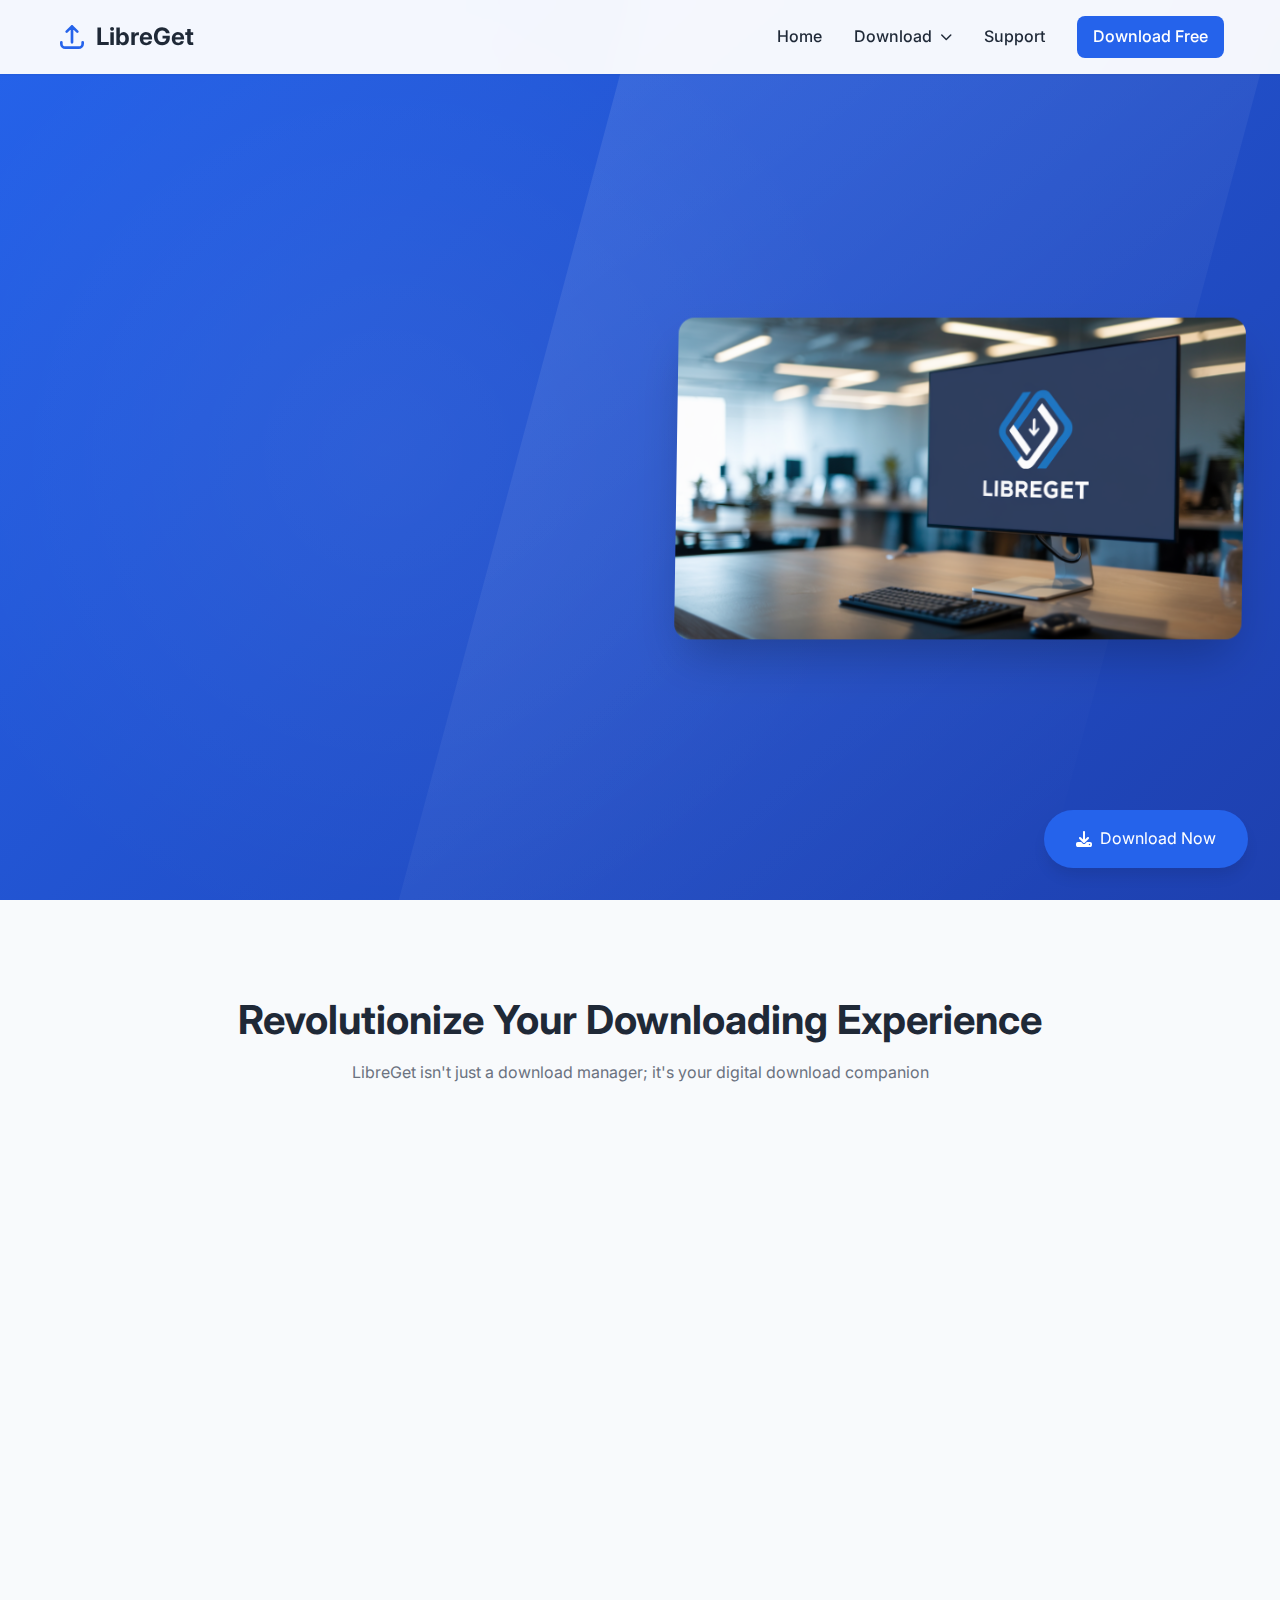
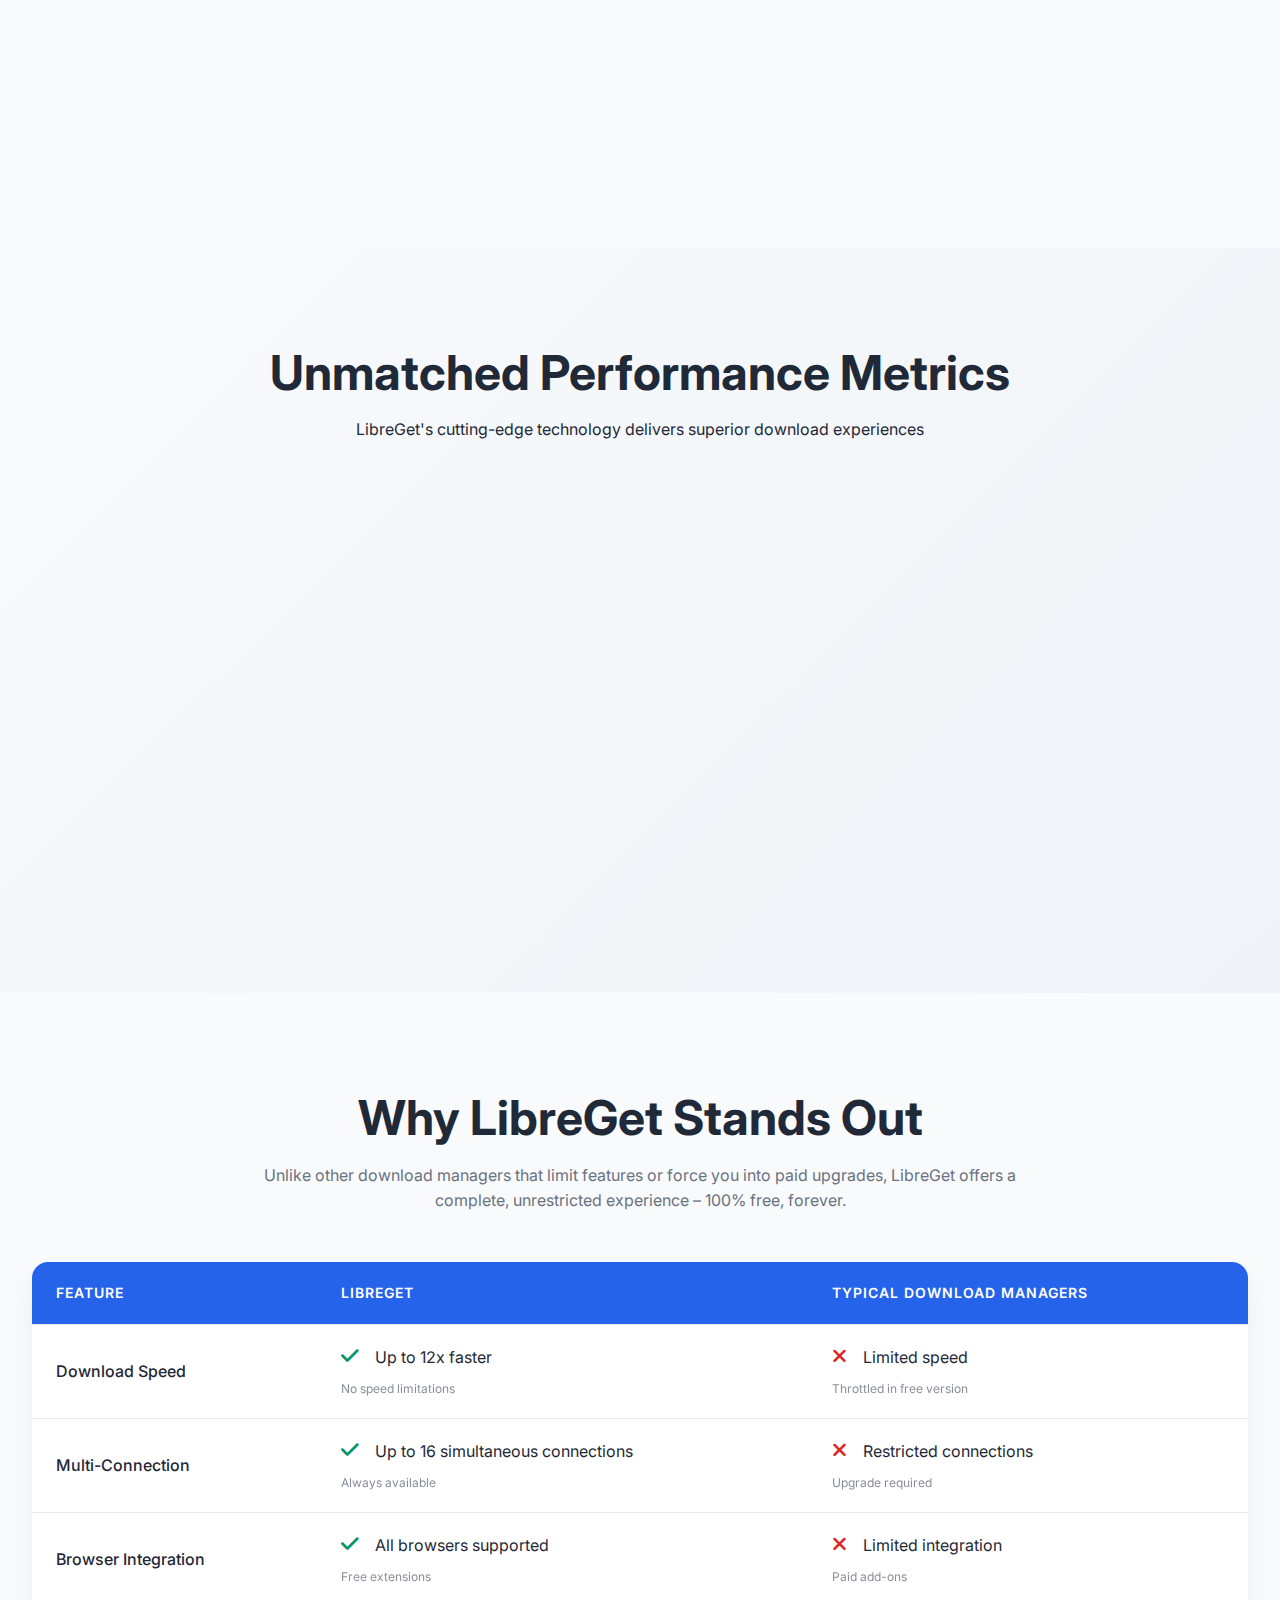
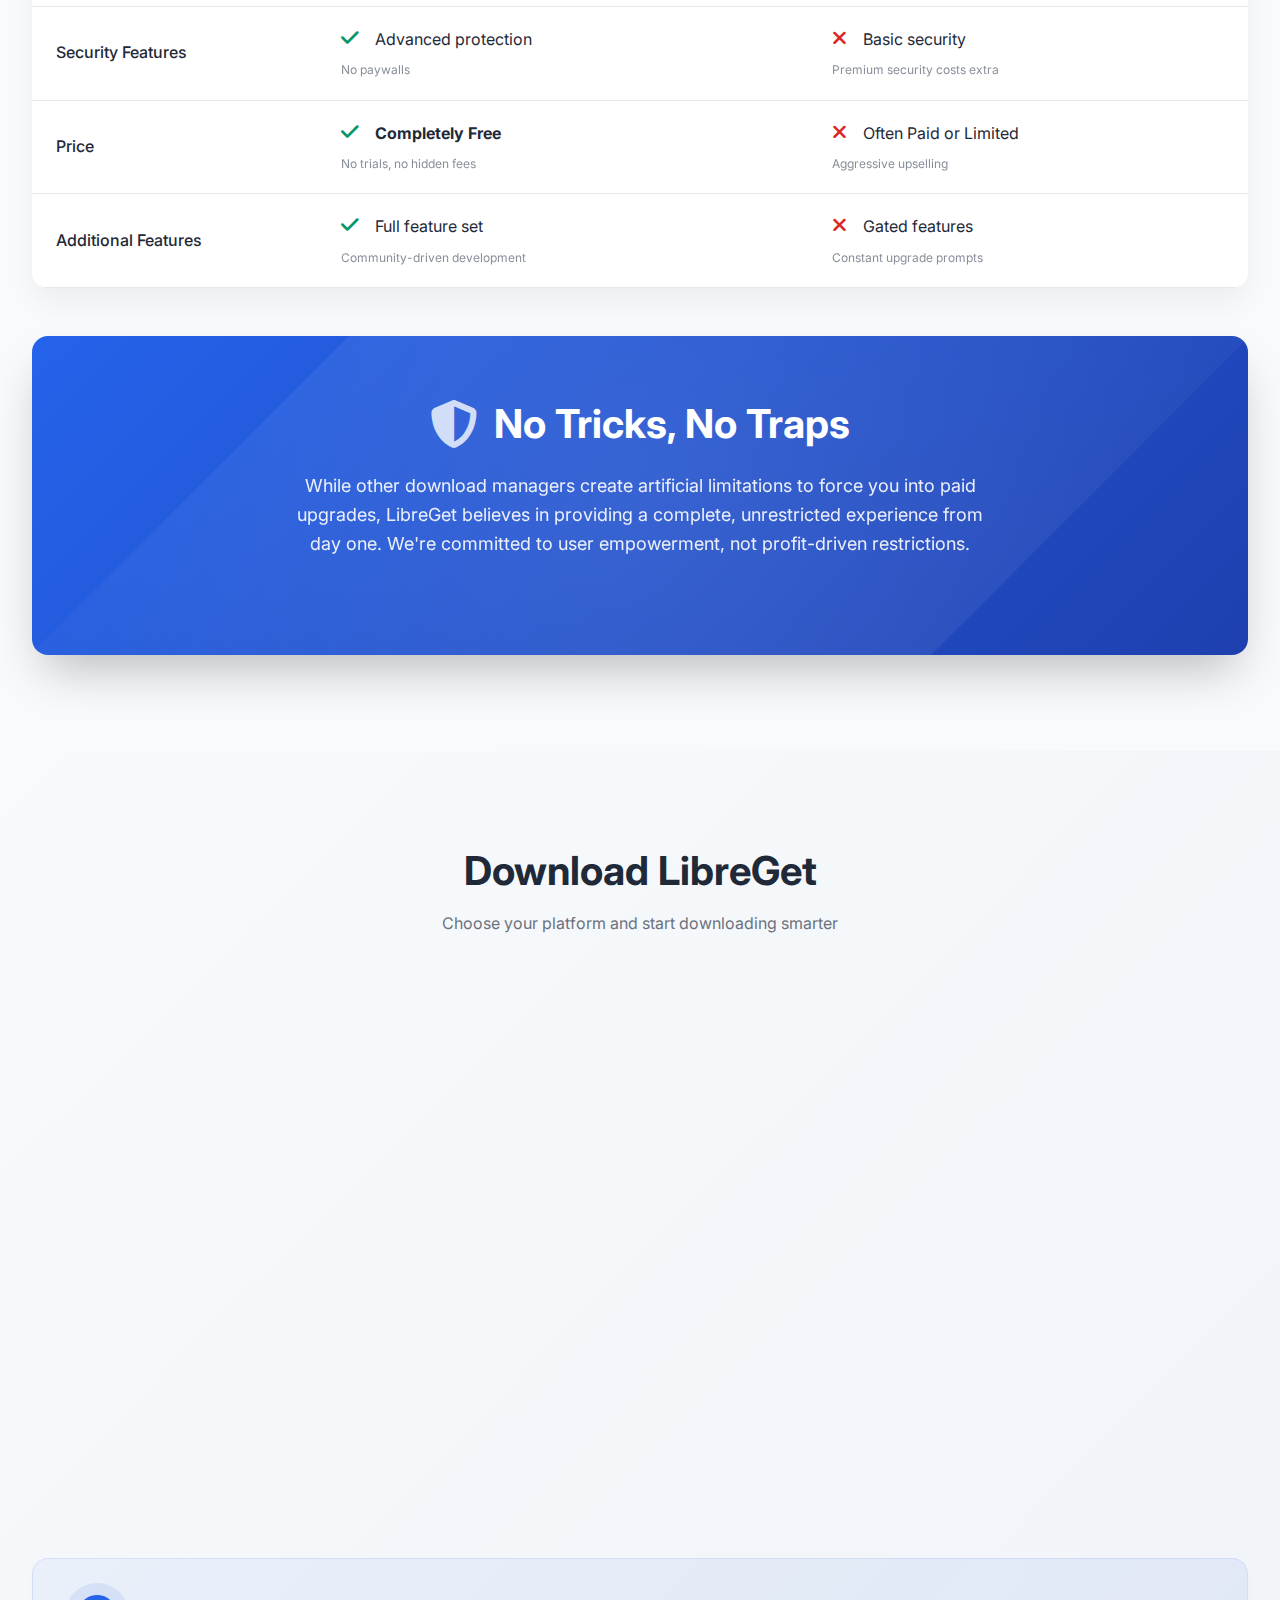
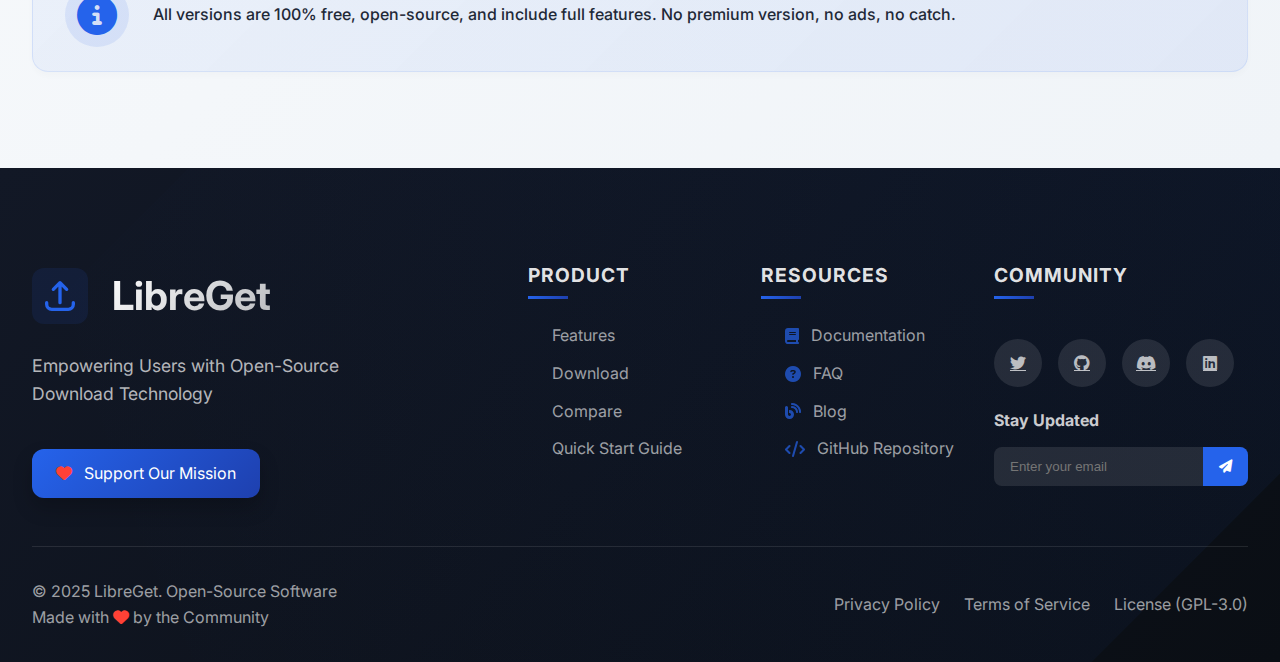
<file: index.html>
<!DOCTYPE html>
<html lang="en">
<head>
    <meta charset="UTF-8">
    <meta name="viewport" content="width=device-width, initial-scale=1.0">
    <meta name="description" content="LibreGet - The fastest free download manager for Windows, Mac, and Linux">
    <title>LibreGet - Lightning Fast Download Manager</title>
    <link rel="stylesheet" href="https://cdnjs.cloudflare.com/ajax/libs/font-awesome/6.4.0/css/all.min.css">
    <link rel="stylesheet" href="https://fonts.googleapis.com/css2?family=Inter:wght@400;500;600;700&display=swap">
    <link rel="stylesheet" href="assets/css/styles.css">
</head>
<body>
    <!-- Floating Download Button -->
    <div class="floating-download">
        <a href="#download" class="pulse-button">
            <i class="fas fa-download"></i> Download Now
        </a>
    </div>
    
    <!-- Navigation -->
    <nav class="navbar">
        <div class="nav-container">
            <div class="logo">
                <svg class="logo-icon" viewBox="0 0 24 24" fill="none" stroke="currentColor">
                    <path stroke-linecap="round" stroke-linejoin="round" stroke-width="2" d="M4 16v1a3 3 0 003 3h10a3 3 0 003-3v-1m-4-8l-4-4m0 0L8 8m4-4v12"/>
                </svg>
                <span class="logo-text">LibreGet</span>
            </div>
            <div class="nav-links">
                <a href="index.html">Home</a>
                <div class="dropdown">
                    <a href="#" class="dropbtn">Download 
                        <i class="fas fa-chevron-down"></i>
                    </a>
                    <div class="dropdown-content">
                        <a href="download/windows.html">
                            <i class="fab fa-windows"></i> Windows
                        </a>
                        <a href="download/mac.html">
                            <i class="fab fa-apple"></i> macOS
                        </a>
                        <a href="download/linux.html">
                            <i class="fab fa-linux"></i> Linux
                        </a>
                    </div>
                </div>
                <a href="support.html">Support</a>
                <a href="#download" class="nav-download-btn">Download Free</a>
            </div>
            <button class="mobile-menu-btn">
                <span></span>
                <span></span>
                <span></span>
            </button>
        </div>
    </nav>

    <!-- Hero Section -->
    <section class="hero">
        <div class="hero-content">
            <div class="hero-text animate-fade-in">
                <h1>Download Smarter, <br>Not Harder</h1>
                <p class="hero-subtitle">Revolutionize your downloading experience with LibreGet's lightning-fast, secure, and intelligent download management</p>
                
                <div class="hero-cta-group">
                    <button class="download-btn primary hero-main-cta">
                        <i class="fas fa-download"></i>
                        <span>
                            <strong>Download Now</strong>
                            <small id="platform-text">Detecting your platform...</small>
                        </span>
                    </button>
                    <button class="download-btn secondary hero-secondary-cta">
                        <i class="fas fa-play-circle"></i>
                        <span>
                            <strong>Watch Demo</strong>
                            <small>See LibreGet in Action</small>
                        </span>
                    </button>
                </div>
            
                <div class="hero-badges">
                    <span class="badge">
                        <i class="fas fa-bolt"></i> Lightning Fast
                    </span>
                    <span class="badge">
                        <i class="fas fa-lock"></i> Secure
                    </span>
                    <span class="badge">
                        <i class="fas fa-gift"></i> Free Forever
                    </span>
                </div>
            </div>

            <div class="hero-visual">
                <img src="assets/images/hero-dashboard.png" alt="LibreGet Dashboard" class="hero-image">
            </div>
        </div>
    </section>

    <!-- Features Section -->
    <section id="features" class="features">
        <div class="features-container">
            <!-- Section Header -->
            <div class="section-header">
                <h2 class="section-title">Revolutionize Your Downloading Experience</h2>
                <p class="section-subtitle">LibreGet isn't just a download manager; it's your digital download companion</p>
            </div>

            <!-- Features Grid -->
            <div class="features-grid">
                <!-- Feature Card: Speed -->
                <div class="feature-card feature-speed animate-on-scroll">
                    <div class="feature-icon-wrapper">
                        <div class="feature-icon">
                            <i class="fas fa-bolt"></i>
                        </div>
                    </div>
                    <h3>Lightning Fast Speed</h3>
                    <p>Advanced multi-connection technology that maximizes your bandwidth potential</p>
                    <ul class="feature-highlights">
                        <li>
                            <i class="fas fa-check-circle"></i>
                            Up to 12x faster than standard downloads
                        </li>
                        <li>
                            <i class="fas fa-check-circle"></i>
                            Intelligent server selection
                        </li>
                        <li>
                            <i class="fas fa-check-circle"></i>
                            Adaptive download acceleration
                        </li>
                    </ul>
                    <div class="feature-cta">
                        <a href="#" class="feature-learn-more">Learn More</a>
                    </div>
                </div>

                <!-- Feature Card: Security -->
                <div class="feature-card feature-security animate-on-scroll">
                    <div class="feature-icon-wrapper">
                        <div class="feature-icon">
                            <i class="fas fa-shield-alt"></i>
                        </div>
                    </div>
                    <h3>Uncompromising Security</h3>
                    <p>Protect your downloads with state-of-the-art security features</p>
                    <ul class="feature-highlights">
                        <li>
                            <i class="fas fa-check-circle"></i>
                            Real-time virus scanning
                        </li>
                        <li>
                            <i class="fas fa-check-circle"></i>
                            Secure HTTPS downloads
                        </li>
                        <li>
                            <i class="fas fa-check-circle"></i>
                            Download integrity verification
                        </li>
                    </ul>
                    <div class="feature-cta">
                        <a href="#" class="feature-learn-more">Explore Security</a>
                    </div>
                </div>

                <!-- Feature Card: Smart Management -->
                <div class="feature-card feature-smart animate-on-scroll">
                    <div class="feature-icon-wrapper">
                        <div class="feature-icon">
                            <i class="fas fa-brain"></i>
                        </div>
                    </div>
                    <h3>Intelligent Management</h3>
                    <p>Smart features that simplify and optimize your download workflow</p>
                    <ul class="feature-highlights">
                        <li>
                            <i class="fas fa-check-circle"></i>
                            Automatic file categorization
                        </li>
                        <li>
                            <i class="fas fa-check-circle"></i>
                            Bandwidth throttling control
                        </li>
                        <li>
                            <i class="fas fa-check-circle"></i>
                            Scheduled downloads
                        </li>
                    </ul>
                    <div class="feature-cta">
                        <a href="#" class="feature-learn-more">See Smart Features</a>
                    </div>
                </div>

                <!-- Feature Card: Integration -->
                <div class="feature-card feature-integration animate-on-scroll">
                    <div class="feature-icon-wrapper">
                        <div class="feature-icon">
                            <i class="fas fa-puzzle-piece"></i>
                        </div>
                    </div>
                    <h3>Seamless Integration</h3>
                    <p>Works perfectly with your favorite browsers and applications</p>
                    <ul class="feature-highlights">
                        <li>
                            <i class="fas fa-check-circle"></i>
                            Browser extension support
                        </li>
                        <li>
                            <i class="fas fa-check-circle"></i>
                            One-click download capture
                        </li>
                        <li>
                            <i class="fas fa-check-circle"></i>
                            Cross-platform compatibility
                        </li>
                    </ul>
                    <div class="feature-cta">
                        <a href="#" class="feature-learn-more">Integration Details</a>
                    </div>
                </div>
            </div>
        </div>
    </section>

    <!-- Performance Section -->
    <section id="performance" class="performance">
        <div class="performance-container">
            <div class="section-header">
                <h2>Unmatched Performance Metrics</h2>
                <p>LibreGet's cutting-edge technology delivers superior download experiences</p>
            </div>
    
            <div class="performance-grid">
                <div class="performance-card animate-on-scroll">
                    <div class="performance-icon">
                        <i class="fas fa-tachometer-alt"></i>
                    </div>
                    <div class="performance-metric">
                        <span class="performance-number" data-target="12">0</span>
                        <span class="performance-label">x Faster Downloads</span>
                    </div>
                    <p class="performance-description">
                        Advanced multi-connection technology maximizes your bandwidth potential, significantly reducing download times.
                    </p>
                </div>
    
                <div class="performance-card animate-on-scroll">
                    <div class="performance-icon">
                        <i class="fas fa-check-circle"></i>
                    </div>
                    <div class="performance-metric">
                        <span class="performance-number" data-target="99.9">0</span>
                        <span class="performance-label">% Completion Rate</span>
                    </div>
                    <p class="performance-description">
                        Intelligent resuming and error recovery ensure almost perfect download success rates.
                    </p>
                </div>
    
                <div class="performance-card animate-on-scroll">
                    <div class="performance-icon">
                        <i class="fas fa-stopwatch"></i>
                    </div>
                    <div class="performance-metric">
                        <span class="performance-number" data-target="0.1">0</span>
                        <span class="performance-label">s Start Time</span>
                    </div>
                    <p class="performance-description">
                        Near-instantaneous download initiation with minimal system overhead.
                    </p>
                </div>
            </div>
        </div>
    </section>

    <!-- Comparison Section -->
    <section id="comparison" class="comparison">
        <div class="comparison-container">
            <h2 class="section-title">Why LibreGet Stands Out</h2>
            <p class="section-subtitle">
                Unlike other download managers that limit features or force you into paid upgrades, 
                LibreGet offers a complete, unrestricted experience – 100% free, forever.
            </p>
    
            <div class="comparison-table-wrapper">
                <table class="comparison-table">
                    <thead>
                        <tr>
                            <th>Feature</th>
                            <th>LibreGet</th>
                            <th>Typical Download Managers</th>
                        </tr>
                    </thead>
                    <tbody>
                        <tr>
                            <td>Download Speed</td>
                            <td>
                                <i class="fas fa-check"></i> Up to 12x faster
                                <small class="feature-note">No speed limitations</small>
                            </td>
                            <td>
                                <i class="fas fa-times"></i> Limited speed
                                <small class="feature-note">Throttled in free version</small>
                            </td>
                        </tr>
                        <tr>
                            <td>Multi-Connection</td>
                            <td>
                                <i class="fas fa-check"></i> Up to 16 simultaneous connections
                                <small class="feature-note">Always available</small>
                            </td>
                            <td>
                                <i class="fas fa-times"></i> Restricted connections
                                <small class="feature-note">Upgrade required</small>
                            </td>
                        </tr>
                        <tr>
                            <td>Browser Integration</td>
                            <td>
                                <i class="fas fa-check"></i> All browsers supported
                                <small class="feature-note">Free extensions</small>
                            </td>
                            <td>
                                <i class="fas fa-times"></i> Limited integration
                                <small class="feature-note">Paid add-ons</small>
                            </td>
                        </tr>
                        <tr>
                            <td>Security Features</td>
                            <td>
                                <i class="fas fa-check"></i> Advanced protection
                                <small class="feature-note">No paywalls</small>
                            </td>
                            <td>
                                <i class="fas fa-times"></i> Basic security
                                <small class="feature-note">Premium security costs extra</small>
                            </td>
                        </tr>
                        <tr>
                            <td>Price</td>
                            <td>
                                <i class="fas fa-check"></i> 
                                <strong>Completely Free</strong>
                                <small class="feature-note">No trials, no hidden fees</small>
                            </td>
                            <td>
                                <i class="fas fa-times"></i> 
                                Often Paid or Limited
                                <small class="feature-note">Aggressive upselling</small>
                            </td>
                        </tr>
                        <tr>
                            <td>Additional Features</td>
                            <td>
                                <i class="fas fa-check"></i> Full feature set
                                <small class="feature-note">Community-driven development</small>
                            </td>
                            <td>
                                <i class="fas fa-times"></i> Gated features
                                <small class="feature-note">Constant upgrade prompts</small>
                            </td>
                        </tr>
                    </tbody>
                </table>
            </div>
    
            <div class="comparison-callout">
                <div class="callout-content">
                    <h3>
                        <i class="fas fa-shield-alt"></i> 
                        No Tricks, No Traps
                    </h3>
                    <p>
                        While other download managers create artificial limitations to force you into paid upgrades, 
                        LibreGet believes in providing a complete, unrestricted experience from day one. 
                        We're committed to user empowerment, not profit-driven restrictions.
                    </p>
                </div>
            </div>
        </div>
    </section>

    <!-- Download Section -->
    <section id="download" class="download enhanced">
        <div class="download-container">
            <div class="section-header">
                <h2>Download LibreGet</h2>
                <p>Choose your platform and start downloading smarter</p>
            </div>
    
            <div class="download-platforms">
                <!-- Windows Download Card -->
                <div class="platform-card windows animate-on-scroll">
                    <div class="platform-header">
                        <i class="fab fa-windows platform-icon"></i>
                        <h3>Windows</h3>
                    </div>
                    <div class="platform-details">
                        <ul>
                            <li>Windows 7 and above</li>
                            <li>64-bit Support</li>
                            <li>Installer & Portable Versions</li>
                            <li>Minimal System Overhead</li>
                        </ul>
                    </div>
                    <div class="platform-version-info">
                        <span class="version-badge">v2.1.0</span>
                        <span class="file-size">12.5 MB</span>
                    </div>
                    <button class="platform-download-btn" 
                            data-platform="windows" 
                            data-version="2.1.0" 
                            data-url="download/windows.html">
                        <span>
                            <i class="fas fa-download"></i>
                            <strong>Download for Windows</strong>
                            <small>Recommended Version</small>
                        </span>
                    </button>
                </div>
    
                <!-- macOS Download Card -->
                <div class="platform-card mac animate-on-scroll">
                    <div class="platform-header">
                        <i class="fab fa-apple platform-icon"></i>
                        <h3>macOS</h3>
                    </div>
                    <div class="platform-details">
                        <ul>
                            <li>macOS 10.14+ Support</li>
                            <li>Intel & Apple Silicon</li>
                            <li>DMG & Portable Zip</li>
                            <li>Native Performance</li>
                        </ul>
                    </div>
                    <div class="platform-version-info">
                        <span class="version-badge">v2.1.0</span>
                        <span class="file-size">15.3 MB</span>
                    </div>
                    <button class="platform-download-btn" 
                            data-platform="mac" 
                            data-version="2.1.0" 
                            data-url="download/mac.html">
                        <span>
                            <i class="fas fa-download"></i>
                            <strong>Download for macOS</strong>
                            <small>Latest Release</small>
                        </span>
                    </button>
                </div>
    
                <!-- Linux Download Card -->
                <div class="platform-card linux animate-on-scroll">
                    <div class="platform-header">
                        <i class="fab fa-linux platform-icon"></i>
                        <h3>Linux</h3>
                    </div>
                    <div class="platform-details">
                        <ul>
                            <li>Multiple Distributions</li>
                            <li>AppImage & Portable</li>
                            <li>64-bit Systems</li>
                            <li>Open Source Friendly</li>
                        </ul>
                    </div>
                    <div class="platform-version-info">
                        <span class="version-badge">v2.1.0</span>
                        <span class="file-size">18.2 MB</span>
                    </div>
                    <button class="platform-download-btn" 
                            data-platform="linux" 
                            data-version="2.1.0" 
                            data-url="download/linux.html">
                        <span>
                            <i class="fas fa-download"></i>
                            <strong>Download for Linux</strong>
                            <small>Community Edition</small>
                        </span>
                    </button>
                </div>
            </div>

    
            <!-- Download Note -->
            <div class="download-note">
                <i class="fas fa-info-circle"></i>
                <p>
                    All versions are 100% free, open-source, and include full features. 
                    No premium version, no ads, no catch.
                </p>
            </div>
        </div>
    </section>

    <!-- Footer -->
    <footer class="footer">
        <div class="footer-content">
            <div class="footer-main">
                <div class="footer-logo">
                    <svg class="logo-icon" viewBox="0 0 24 24" fill="none" stroke="currentColor">
                        <path stroke-linecap="round" stroke-linejoin="round" stroke-width="2" d="M4 16v1a3 3 0 003 3h10a3 3 0 003-3v-1m-4-8l-4-4m0 0L8 8m4-4v12"/>
                    </svg>
                    <span>LibreGet</span>
                </div>
                <p class="footer-tagline">Empowering Users with Open-Source Download Technology</p>
                <div class="footer-cta">
                    <a href="../support.html" class="support-btn">
                        <i class="fas fa-heart"></i> Support Our Mission
                    </a>
                </div>
            </div>
            <div class="footer-links">
                <div class="footer-column">
                    <h3>Product</h3>
                    <nav>
                        <a href="#features">Features</a>
                        <a href="#download">Download</a>
                        <a href="#comparison">Compare</a>
                        <a href="resources/faq.html">Quick Start Guide</a>
                    </nav>
                </div>
                <div class="footer-column">
                    <h3>Resources</h3>
                    <nav>
                        <a href="#" target="_blank" rel="noopener">
                            <i class="fas fa-book"></i> Documentation
                        </a>
                        <a href="resources/faq.html">
                            <i class="fas fa-question-circle"></i> FAQ
                        </a>
                        <a href="#" target="_blank">
                            <i class="fas fa-blog"></i> Blog
                        </a>
                        <a href="#" target="_blank">
                            <i class="fas fa-code"></i> GitHub Repository
                        </a>
                    </nav>
                </div>
                <div class="footer-column">
                    <h3>Community</h3>
                    <div class="social-links">
                        <a href="#" target="_blank" aria-label="Twitter">
                            <i class="fab fa-twitter"></i>
                        </a>
                        <a href="https://github.com/LibreGet" target="_blank" aria-label="GitHub">
                            <i class="fab fa-github"></i>
                        </a>
                        <a href="#" target="_blank" aria-label="Discord">
                            <i class="fab fa-discord"></i>
                        </a>
                        <a href="#" target="_blank" aria-label="LinkedIn">
                            <i class="fab fa-linkedin"></i>
                        </a>
                    </div>
                    <div class="newsletter-signup">
                        <h4>Stay Updated</h4>
                        <form class="footer-newsletter">
                            <input type="email" placeholder="Enter your email" required>
                            <button type="submit">
                                <i class="fas fa-paper-plane"></i>
                            </button>
                        </form>
                    </div>
                </div>
            </div>
        </div>
        <div class="footer-bottom">
            <div class="footer-credits">
                <p>&copy; 2025 LibreGet. Open-Source Software</p>
                <p>
                    <span>Made with <i class="fas fa-heart text-danger"></i> by the Community</span>
                </p>
            </div>
            <div class="footer-legal">
                <a href="resources/privacy.html">Privacy Policy</a>
                <a href="resources/tos.html">Terms of Service</a>
                <a href="https://github.com/awiones/LibreGet/blob/main/LICENSE" target="_blank">License (GPL-3.0)</a>
            </div>
        </div>
    </footer>

    <script src="assets/js/main.js"></script>
</body>
</html>
</file>
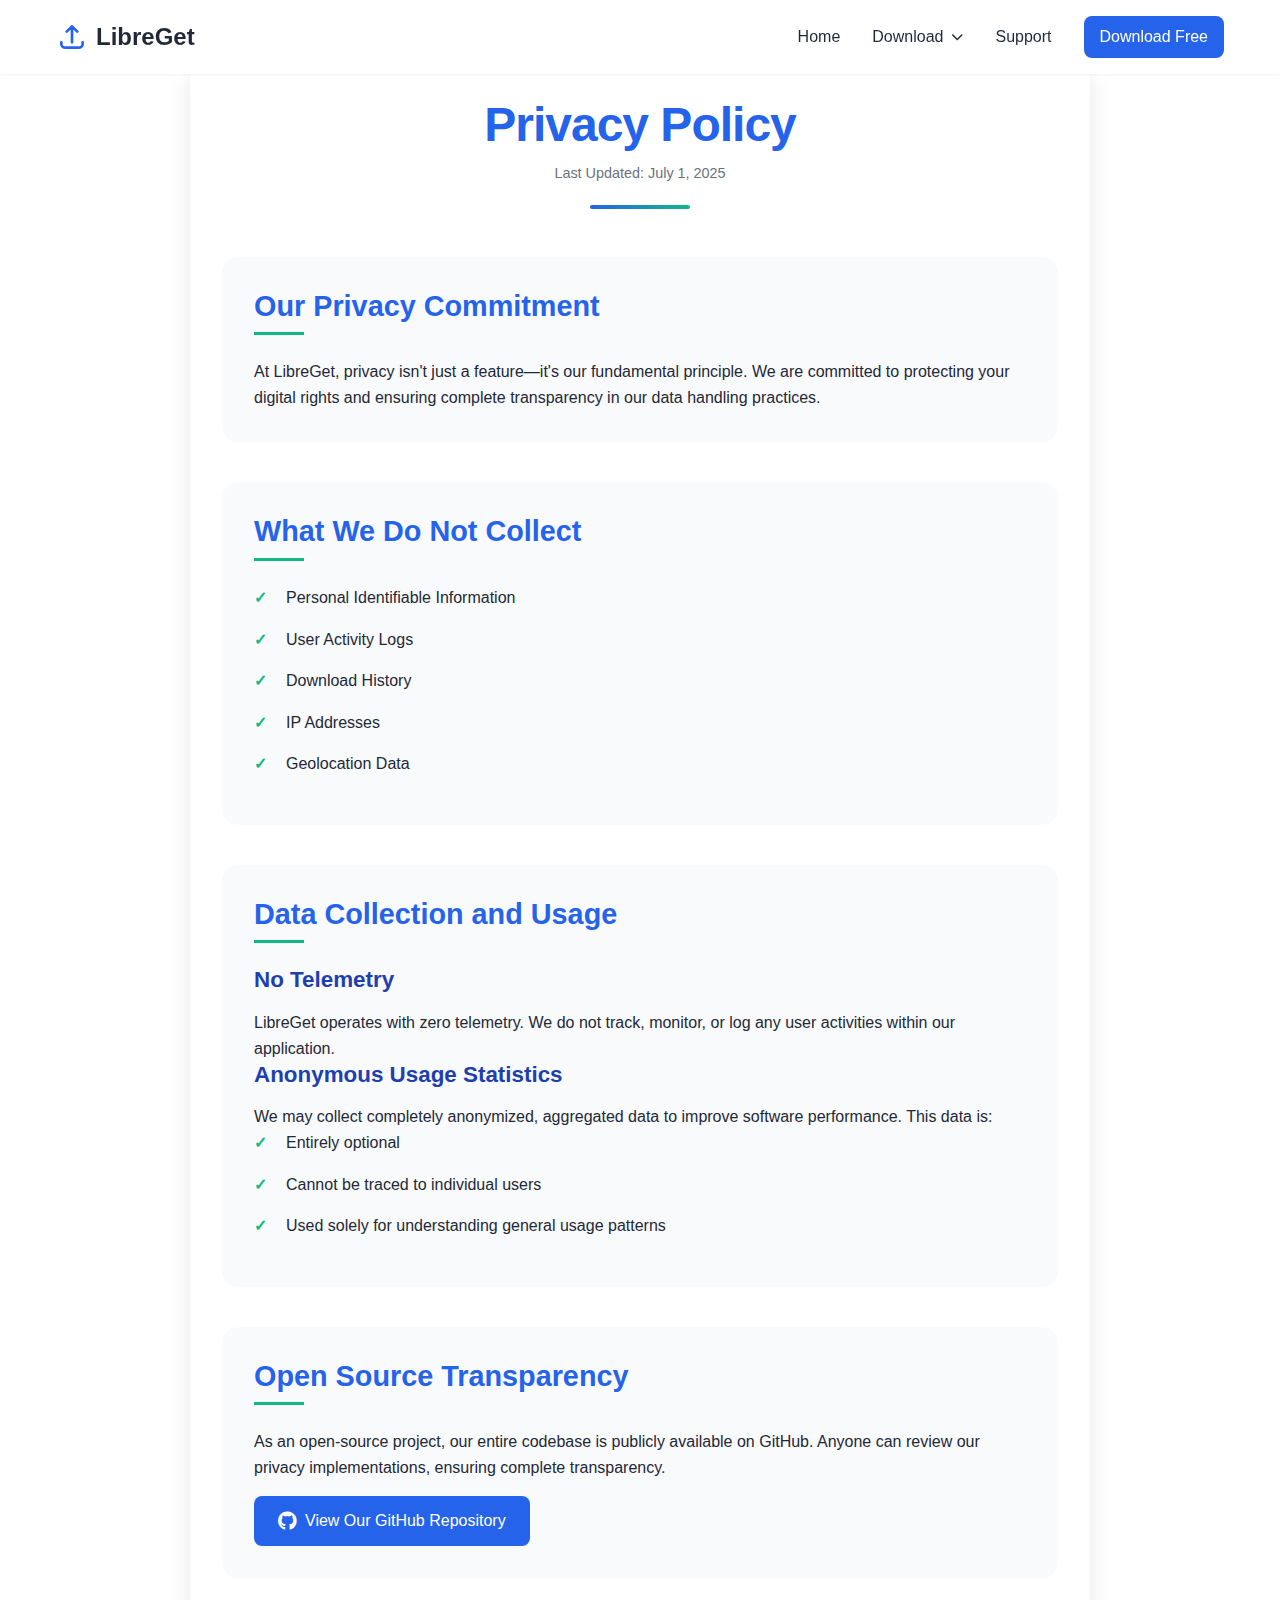
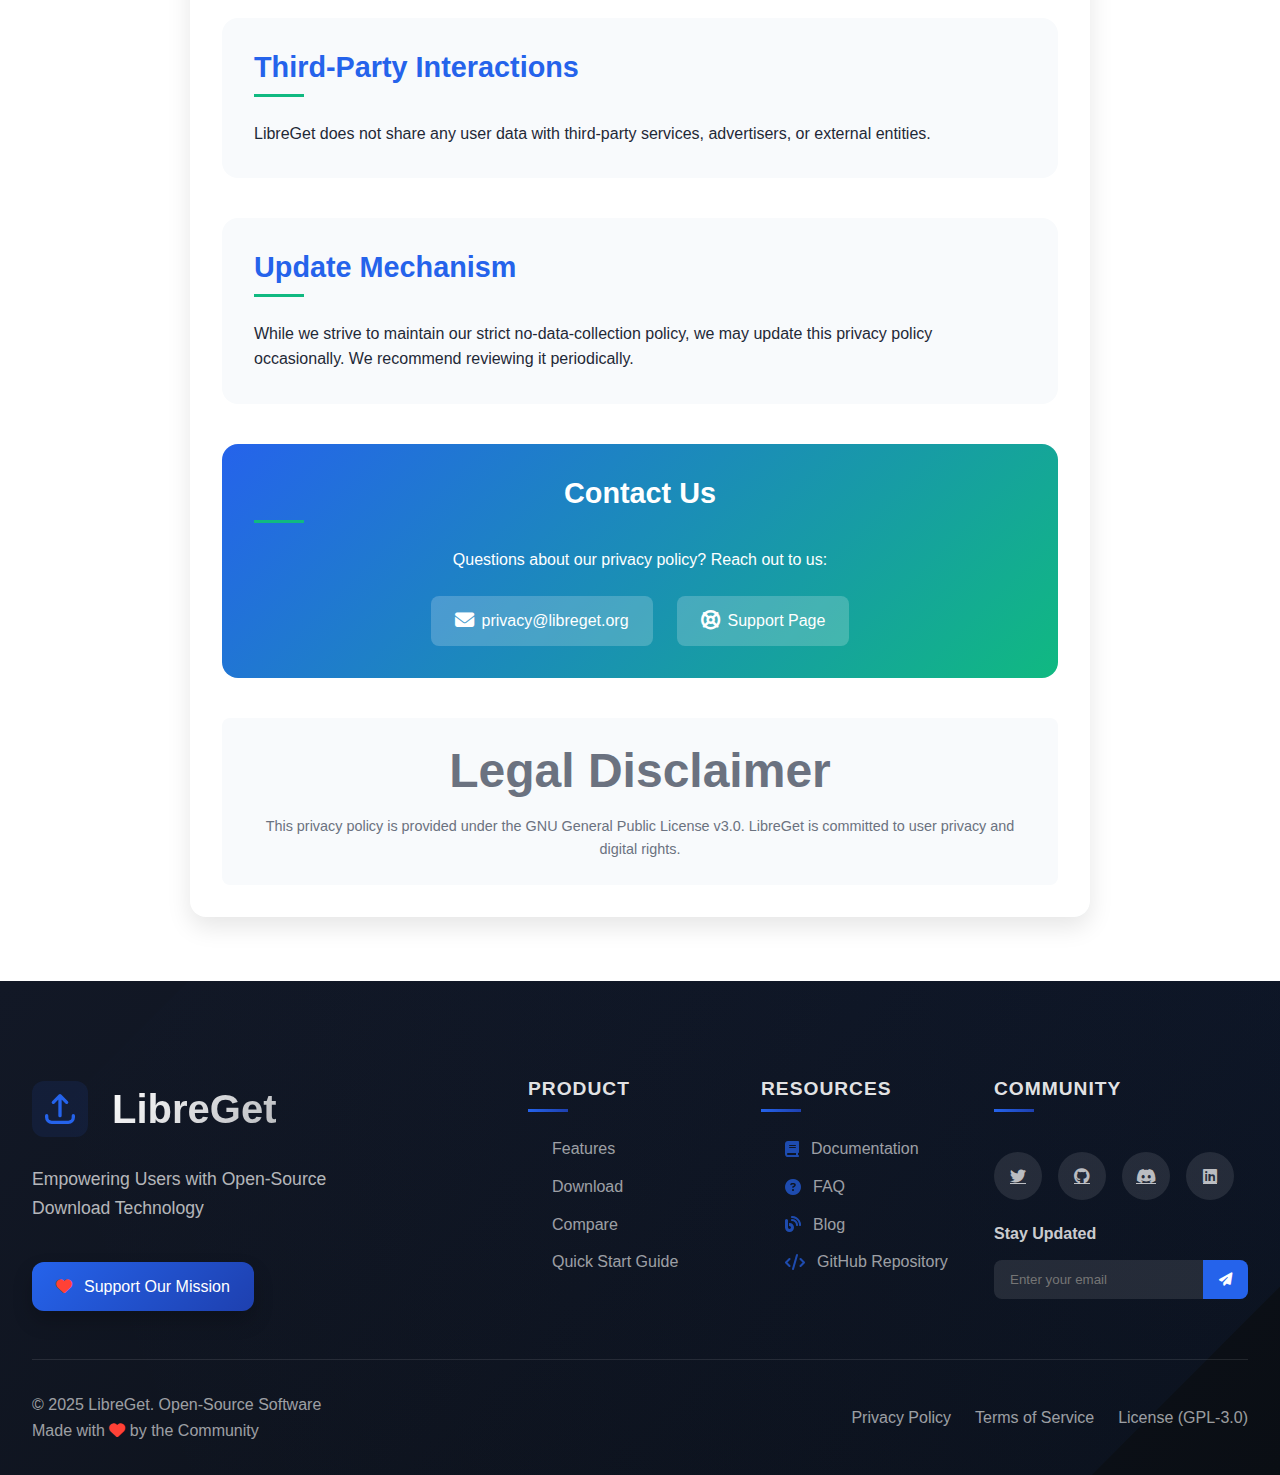
<file: resources/privacy.html>
<!DOCTYPE html>
<html lang="en">
<head>
    <meta charset="UTF-8">
    <meta name="viewport" content="width=device-width, initial-scale=1.0">
    <title>LibreGet - Privacy Policy</title>
    
    <!-- Meta Tags -->
    <meta name="description" content="Privacy policy for LibreGet - Transparent data handling and user privacy commitment">
    <meta name="keywords" content="LibreGet, privacy policy, data protection, open-source privacy">
    
    <!-- Stylesheets -->
    <link rel="stylesheet" href="https://cdnjs.cloudflare.com/ajax/libs/font-awesome/6.4.0/css/all.min.css">
    <link rel="stylesheet" href="../assets/css/styles.css">
    <link rel="stylesheet" href="../assets/css/privacy.css">
    
    <!-- Favicon -->
    <link rel="icon" href="../assets/images/favicon.ico" type="image/x-icon">
</head>
<body>
    <!-- Navigation -->
    <nav class="navbar">
        <div class="nav-container">
            <div class="logo">
                <svg class="logo-icon" viewBox="0 0 24 24" fill="none" stroke="currentColor">
                    <path stroke-linecap="round" stroke-linejoin="round" stroke-width="2" d="M4 16v1a3 3 0 003 3h10a3 3 0 003-3v-1m-4-8l-4-4m0 0L8 8m4-4v12"/>
                </svg>
                <span class="logo-text">LibreGet</span>
            </div>
            <div class="nav-links">
                <a href="../index.html">Home</a>
                <div class="dropdown">
                    <a href="#" class="dropbtn">Download 
                        <i class="fas fa-chevron-down"></i>
                    </a>
                    <div class="dropdown-content">
                        <a href="../download/windows.html">
                            <i class="fab fa-windows"></i> Windows
                        </a>
                        <a href="../download/mac.html">
                            <i class="fab fa-apple"></i> macOS
                        </a>
                        <a href="../download/linux.html">
                            <i class="fab fa-linux"></i> Linux
                        </a>
                    </div>
                </div>
                <a href="../support.html">Support</a>
                <a href="#download" class="nav-download-btn">Download Free</a>
            </div>
            <button class="mobile-menu-btn">
                <span></span>
                <span></span>
                <span></span>
            </button>
        </div>
    </nav>

    <!-- Main Content -->
    <main class="privacy-policy">
        <header class="policy-header">
            <h1>Privacy Policy</h1>
            <p>Last Updated: July 1, 2025</p>
        </header>

        <section class="policy-section">
            <h2>Our Privacy Commitment</h2>
            <p>At LibreGet, privacy isn't just a feature—it's our fundamental principle. We are committed to protecting your digital rights and ensuring complete transparency in our data handling practices.</p>
        </section>

        <section class="policy-section">
            <h2>What We Do Not Collect</h2>
            <ul>
                <li>Personal Identifiable Information</li>
                <li>User Activity Logs</li>
                <li>Download History</li>
                <li>IP Addresses</li>
                <li>Geolocation Data</li>
            </ul>
        </section>

        <section class="policy-section">
            <h2>Data Collection and Usage</h2>
            <div class="policy-subsection">
                <h3>No Telemetry</h3>
                <p>LibreGet operates with zero telemetry. We do not track, monitor, or log any user activities within our application.</p>
            </div>

            <div class="policy-subsection">
                <h3>Anonymous Usage Statistics</h3>
                <p>We may collect completely anonymized, aggregated data to improve software performance. This data is:</p>
                <ul>
                    <li>Entirely optional</li>
                    <li>Cannot be traced to individual users</li>
                    <li>Used solely for understanding general usage patterns</li>
                </ul>
            </div>
        </section>

        <section class="policy-section">
            <h2>Open Source Transparency</h2>
            <p>As an open-source project, our entire codebase is publicly available on GitHub. Anyone can review our privacy implementations, ensuring complete transparency.</p>
            <a href="https://github.com/LibreGet" target="_blank" class="github-link">
                <i class="fab fa-github"></i> View Our GitHub Repository
            </a>
        </section>

        <section class="policy-section">
            <h2>Third-Party Interactions</h2>
            <p>LibreGet does not share any user data with third-party services, advertisers, or external entities.</p>
        </section>

        <section class="policy-section">
            <h2>Update Mechanism</h2>
            <p>While we strive to maintain our strict no-data-collection policy, we may update this privacy policy occasionally. We recommend reviewing it periodically.</p>
        </section>

        <section class="policy-section contact-section">
            <h2>Contact Us</h2>
            <p>Questions about our privacy policy? Reach out to us:</p>
            <div class="contact-methods">
                <a href="mailto:privacy@libreget.org" class="contact-link">
                    <i class="fas fa-envelope"></i> privacy@libreget.org
                </a>
                <a href="../support.html" class="contact-link">
                    <i class="fas fa-life-ring"></i> Support Page
                </a>
            </div>
        </section>

        <section class="legal-disclaimer">
            <h2>Legal Disclaimer</h2>
            <p>This privacy policy is provided under the GNU General Public License v3.0. LibreGet is committed to user privacy and digital rights.</p>
        </section>
    </main>

    <!-- Footer -->
    <footer class="footer">
        <div class="footer-content">
            <div class="footer-main">
                <div class="footer-logo">
                    <svg class="logo-icon" viewBox="0 0 24 24" fill="none" stroke="currentColor">
                        <path stroke-linecap="round" stroke-linejoin="round" stroke-width="2" d="M4 16v1a3 3 0 003 3h10a3 3 0 003-3v-1m-4-8l-4-4m0 0L8 8m4-4v12"/>
                    </svg>
                    <span>LibreGet</span>
                </div>
                <p class="footer-tagline">Empowering Users with Open-Source Download Technology</p>
                <div class="footer-cta">
                    <a href="../support.html" class="support-btn">
                        <i class="fas fa-heart"></i> Support Our Mission
                    </a>
                </div>
            </div>
            <div class="footer-links">
                <div class="footer-column">
                    <h3>Product</h3>
                    <nav>
                        <a href="#features">Features</a>
                        <a href="#download">Download</a>
                        <a href="#comparison">Compare</a>
                        <a href="../resources/faq.html">Quick Start Guide</a>
                    </nav>
                </div>
                <div class="footer-column">
                    <h3>Resources</h3>
                    <nav>
                        <a href="#" target="_blank" rel="noopener">
                            <i class="fas fa-book"></i> Documentation
                        </a>
                        <a href="../resources/faq.html">
                            <i class="fas fa-question-circle"></i> FAQ
                        </a>
                        <a href="#" target="_blank">
                            <i class="fas fa-blog"></i> Blog
                        </a>
                        <a href="#" target="_blank">
                            <i class="fas fa-code"></i> GitHub Repository
                        </a>
                    </nav>
                </div>
                <div class="footer-column">
                    <h3>Community</h3>
                    <div class="social-links">
                        <a href="#" target="_blank" aria-label="Twitter">
                            <i class="fab fa-twitter"></i>
                        </a>
                        <a href="https://github.com/LibreGet" target="_blank" aria-label="GitHub">
                            <i class="fab fa-github"></i>
                        </a>
                        <a href="#" target="_blank" aria-label="Discord">
                            <i class="fab fa-discord"></i>
                        </a>
                        <a href="#" target="_blank" aria-label="LinkedIn">
                            <i class="fab fa-linkedin"></i>
                        </a>
                    </div>
                    <div class="newsletter-signup">
                        <h4>Stay Updated</h4>
                        <form class="footer-newsletter">
                            <input type="email" placeholder="Enter your email" required>
                            <button type="submit">
                                <i class="fas fa-paper-plane"></i>
                            </button>
                        </form>
                    </div>
                </div>
            </div>
        </div>
        <div class="footer-bottom">
            <div class="footer-credits">
                <p>&copy; 2025 LibreGet. Open-Source Software</p>
                <p>
                    <span>Made with <i class="fas fa-heart text-danger"></i> by the Community</span>
                </p>
            </div>
            <div class="footer-legal">
                <a href="../resources/privacy.html">Privacy Policy</a>
                <a href="../resources/tos.html">Terms of Service</a>
                <a href="#" target="_blank">License (GPL-3.0)</a>
            </div>
        </div>
    </footer>

    <!-- Scripts -->
    <script src="../assets/js/main.js"></script>
</body>
</html>
</file>
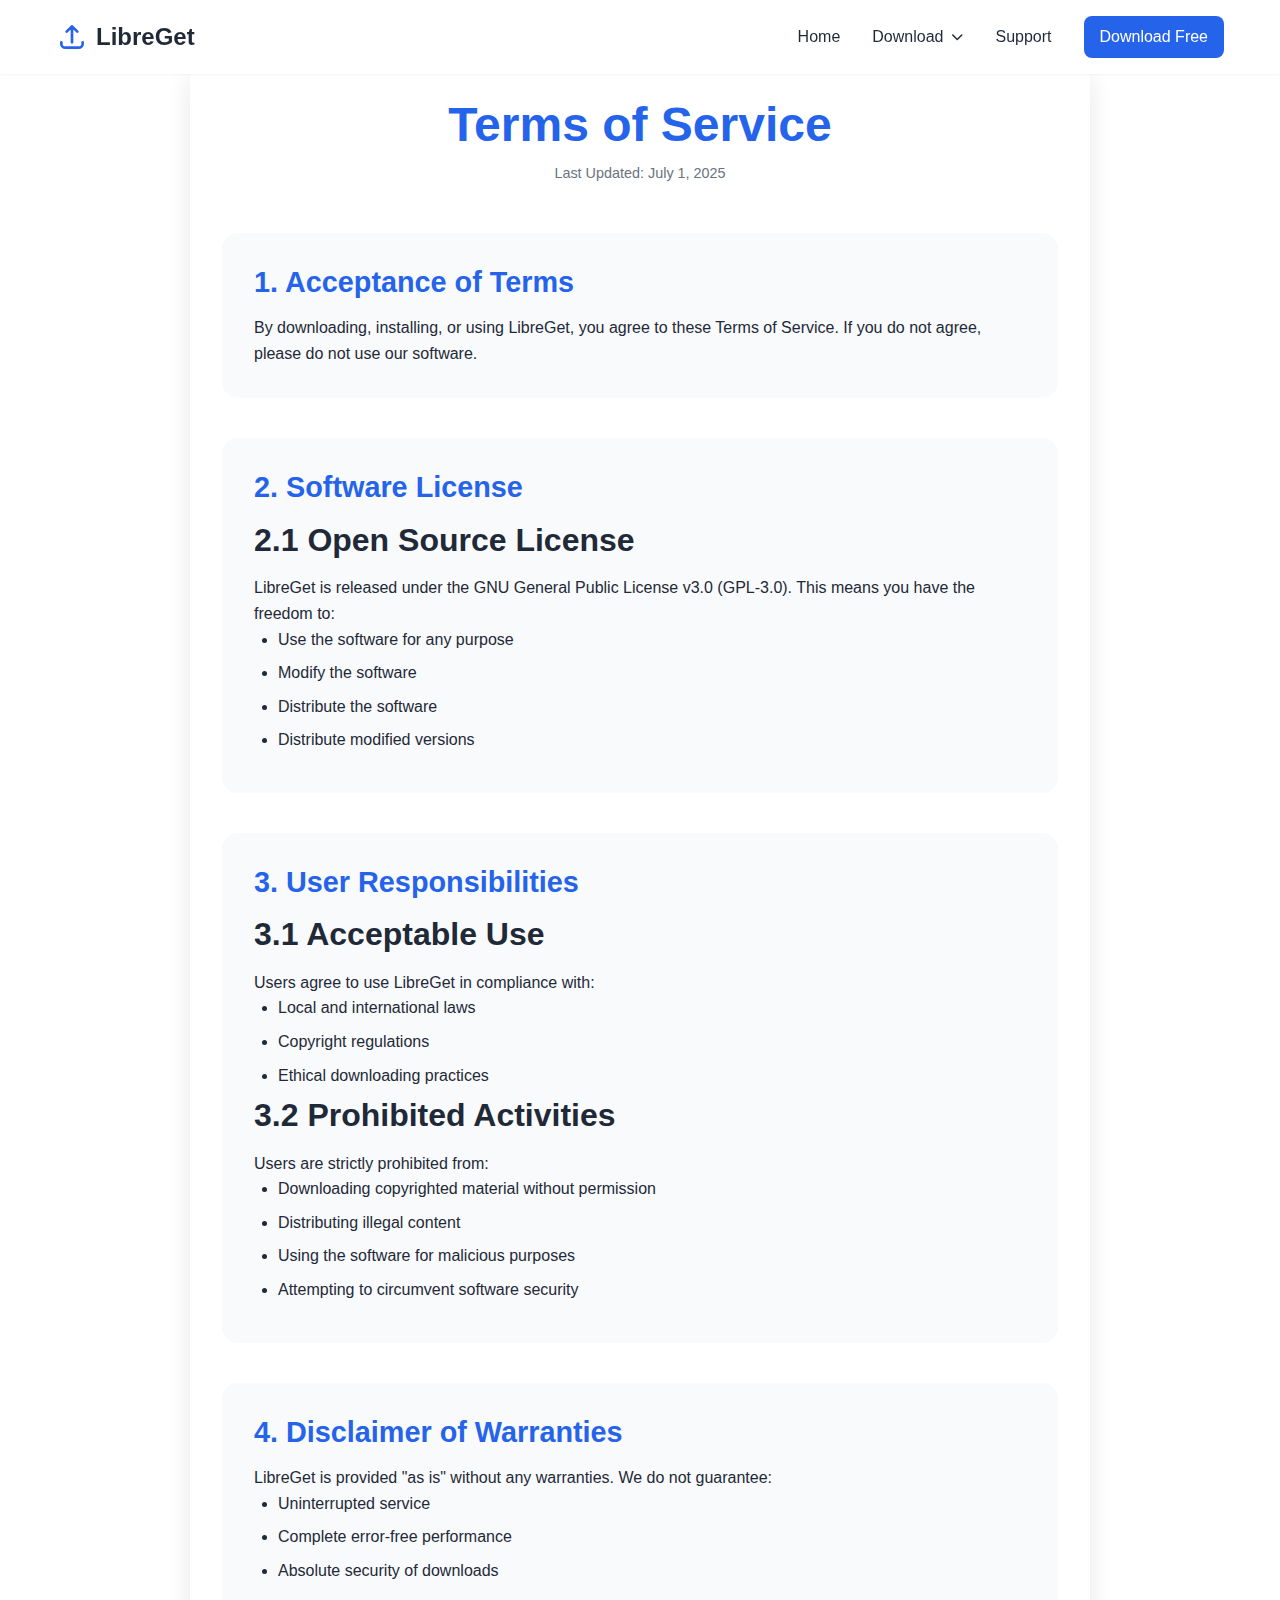
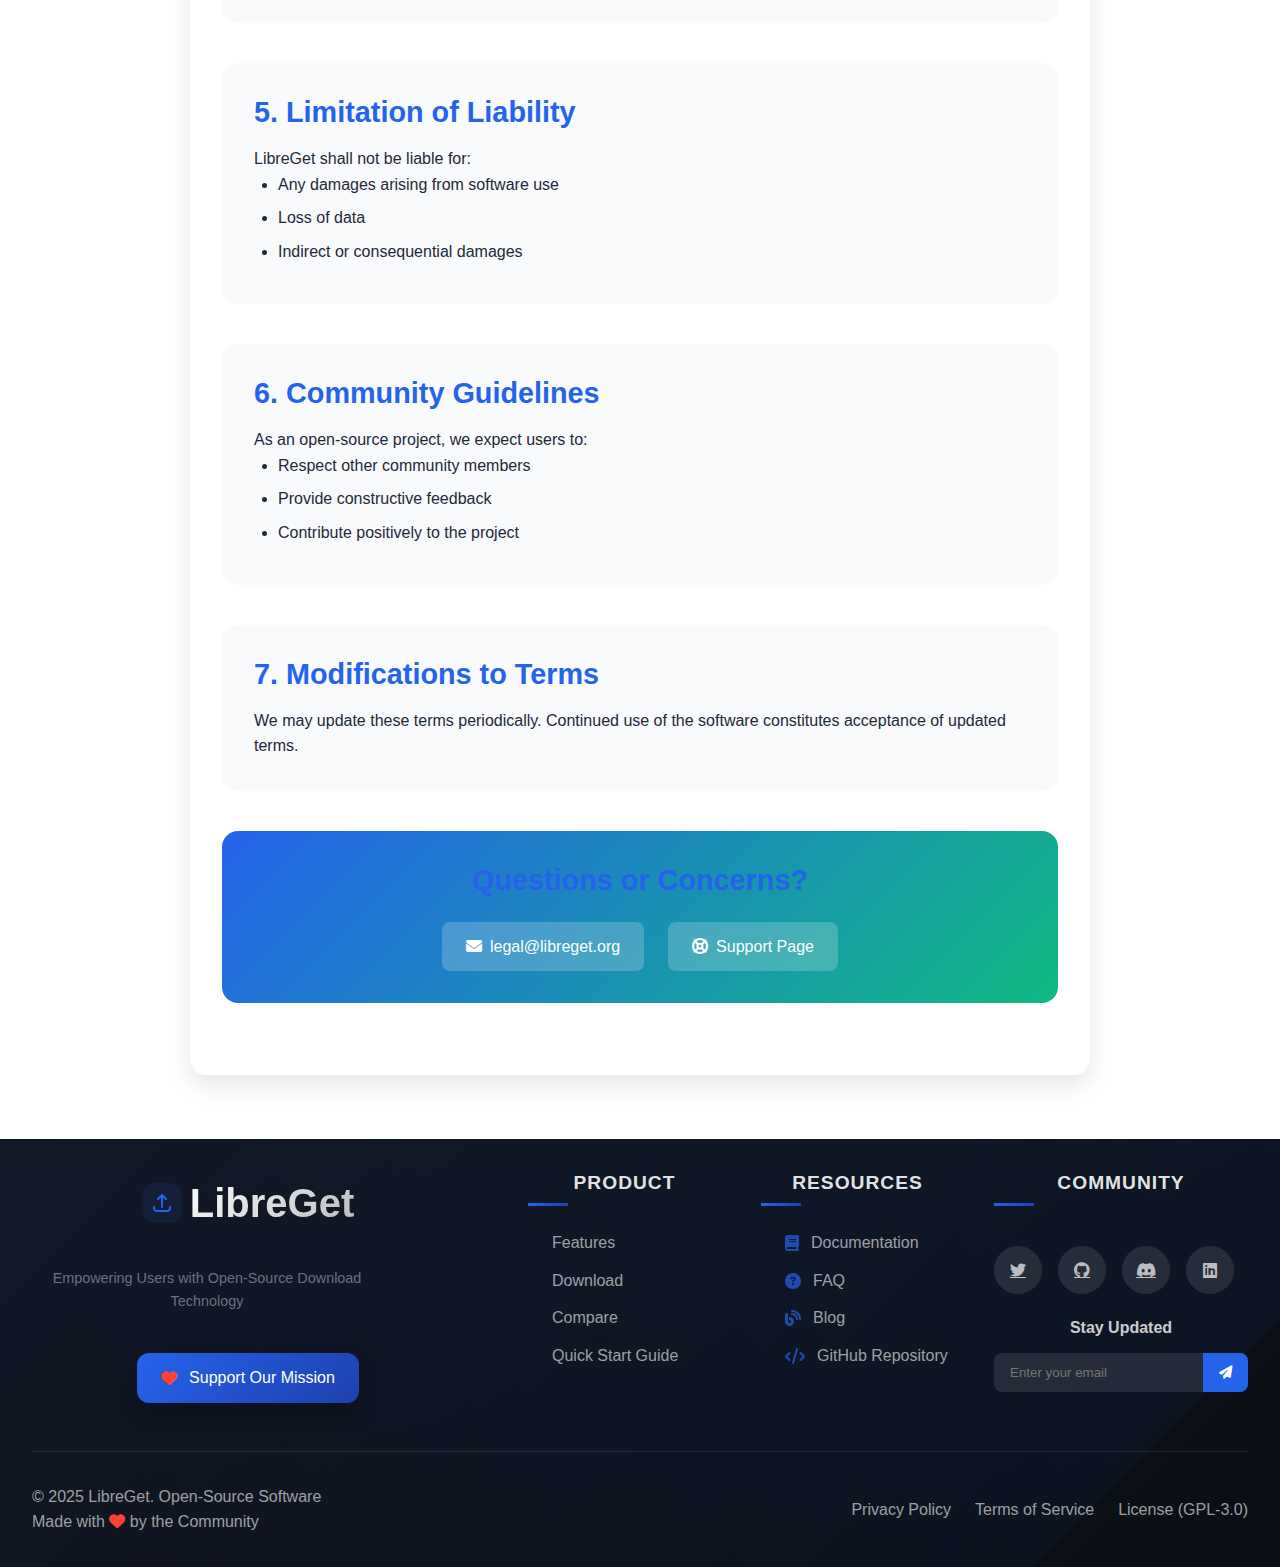
<file: resources/tos.html>
<!DOCTYPE html>
<html lang="en">
<head>
    <meta charset="UTF-8">
    <meta name="viewport" content="width=device-width, initial-scale=1.0">
    <title>LibreGet - Terms of Service</title>
    
    <!-- Meta Tags -->
    <meta name="description" content="Terms of Service for LibreGet - Open-source download manager usage guidelines">
    <meta name="keywords" content="LibreGet, terms of service, usage policy, open-source terms">
    
    <!-- Stylesheets -->
    <link rel="stylesheet" href="https://cdnjs.cloudflare.com/ajax/libs/font-awesome/6.4.0/css/all.min.css">
    <link rel="stylesheet" href="../assets/css/styles.css">
    <link rel="stylesheet" href="../assets/css/tos.css">
    
    <!-- Favicon -->
    <link rel="icon" href="../assets/images/favicon.ico" type="image/x-icon">
</head>
<body>
    <!-- Navigation -->
    <nav class="navbar">
        <div class="nav-container">
            <div class="logo">
                <svg class="logo-icon" viewBox="0 0 24 24" fill="none" stroke="currentColor">
                    <path stroke-linecap="round" stroke-linejoin="round" stroke-width="2" d="M4 16v1a3 3 0 003 3h10a3 3 0 003-3v-1m-4-8l-4-4m0 0L8 8m4-4v12"/>
                </svg>
                <span class="logo-text">LibreGet</span>
            </div>
            <div class="nav-links">
                <a href="../index.html">Home</a>
                <div class="dropdown">
                    <a href="#" class="dropbtn">Download 
                        <i class="fas fa-chevron-down"></i>
                    </a>
                    <div class="dropdown-content">
                        <a href="../download/windows.html">
                            <i class="fab fa-windows"></i> Windows
                        </a>
                        <a href="../download/mac.html">
                            <i class="fab fa-apple"></i> macOS
                        </a>
                        <a href="../download/linux.html">
                            <i class="fab fa-linux"></i> Linux
                        </a>
                    </div>
                </div>
                <a href="../support.html">Support</a>
                <a href="#download" class="nav-download-btn">Download Free</a>
            </div>
            <button class="mobile-menu-btn">
                <span></span>
                <span></span>
                <span></span>
            </button>
        </div>
    </nav>

    <!-- Main Content -->
    <main class="tos-container">
        <header class="tos-header">
            <h1>Terms of Service</h1>
            <p>Last Updated: July 1, 2025</p>
        </header>

        <section class="tos-section">
            <h2>1. Acceptance of Terms</h2>
            <p>By downloading, installing, or using LibreGet, you agree to these Terms of Service. If you do not agree, please do not use our software.</p>
        </section>

        <section class="tos-section">
            <h2>2. Software License</h2>
            <div class="license-details">
                <h3>2.1 Open Source License</h3>
                <p>LibreGet is released under the GNU General Public License v3.0 (GPL-3.0). This means you have the freedom to:</p>
                <ul>
                    <li>Use the software for any purpose</li>
                    <li>Modify the software</li>
                    <li>Distribute the software</li>
                    <li>Distribute modified versions</li>
                </ul>
            </div>
        </section>

        <section class="tos-section">
            <h2>3. User Responsibilities</h2>
            <div class="responsibilities">
                <h3>3.1 Acceptable Use</h3>
                <p>Users agree to use LibreGet in compliance with:</p>
                <ul>
                    <li>Local and international laws</li>
                    <li>Copyright regulations</li>
                    <li>Ethical downloading practices</li>
                </ul>

                <h3>3.2 Prohibited Activities</h3>
                <p>Users are strictly prohibited from:</p>
                <ul>
                    <li>Downloading copyrighted material without permission</li>
                    <li>Distributing illegal content</li>
                    <li>Using the software for malicious purposes</li>
                    <li>Attempting to circumvent software security</li>
                </ul>
            </div>
        </section>

        <section class="tos-section">
            <h2>4. Disclaimer of Warranties</h2>
            <p>LibreGet is provided "as is" without any warranties. We do not guarantee:</p>
            <ul>
                <li>Uninterrupted service</li>
                <li>Complete error-free performance</li>
                <li>Absolute security of downloads</li>
            </ul>
        </section>

        <section class="tos-section">
            <h2>5. Limitation of Liability</h2>
            <p>LibreGet shall not be liable for:</p>
            <ul>
                <li>Any damages arising from software use</li>
                <li>Loss of data</li>
                <li>Indirect or consequential damages</li>
            </ul>
        </section>

        <section class="tos-section">
            <h2>6. Community Guidelines</h2>
            <p>As an open-source project, we expect users to:</p>
            <ul>
                <li>Respect other community members</li>
                <li>Provide constructive feedback</li>
                <li>Contribute positively to the project</li>
            </ul>
        </section>

        <section class="tos-section">
            <h2>7. Modifications to Terms</h2>
            <p>We may update these terms periodically. Continued use of the software constitutes acceptance of updated terms.</p>
        </section>

        <section class="tos-section contact-section">
            <h2>Questions or Concerns?</h2>
            <div class="contact-methods">
                <a href="mailto:legal@libreget.org" class="contact-link">
                    <i class="fas fa-envelope"></i> legal@libreget.org
                </a>
                <a href="../support.html" class="contact-link">
                    <i class="fas fa-life-ring"></i> Support Page
                </a>
            </div>
        </section>
    </main>

    <!-- Footer -->
    <footer class="footer">
        <div class="footer-content">
            <div class="footer-main">
                <div class="footer-logo">
                    <svg class="logo-icon" viewBox="0 0 24 24" fill="none" stroke="currentColor">
                        <path stroke-linecap="round" stroke-linejoin="round" stroke-width="2" d="M4 16v1a3 3 0 003 3h10a3 3 0 003-3v-1m-4-8l-4-4m0 0L8 8m4-4v12"/>
                    </svg>
                    <span>LibreGet</span>
                </div>
                <p class="footer-tagline">Empowering Users with Open-Source Download Technology</p>
                <div class="footer-cta">
                    <a href="../support.html" class="support-btn">
                        <i class="fas fa-heart"></i> Support Our Mission
                    </a>
                </div>
            </div>
            <div class="footer-links">
                <div class="footer-column">
                    <h3>Product</h3>
                    <nav>
                        <a href="#features">Features</a>
                        <a href="#download">Download</a>
                        <a href="#comparison">Compare</a>
                        <a href="../resources/faq.html">Quick Start Guide</a>
                    </nav>
                </div>
                <div class="footer-column">
                    <h3>Resources</h3>
                    <nav>
                        <a href="#" target="_blank" rel="noopener">
                            <i class="fas fa-book"></i> Documentation
                        </a>
                        <a href="../resources/faq.html">
                            <i class="fas fa-question-circle"></i> FAQ
                        </a>
                        <a href="#" target="_blank">
                            <i class="fas fa-blog"></i> Blog
                        </a>
                        <a href="#" target="_blank">
                            <i class="fas fa-code"></i> GitHub Repository
                        </a>
                    </nav>
                </div>
                <div class="footer-column">
                    <h3>Community</h3>
                    <div class="social-links">
                        <a href="#" target="_blank" aria-label="Twitter">
                            <i class="fab fa-twitter"></i>
                        </a>
                        <a href="https://github.com/LibreGet" target="_blank" aria-label="GitHub">
                            <i class="fab fa-github"></i>
                        </a>
                        <a href="#" target="_blank" aria-label="Discord">
                            <i class="fab fa-discord"></i>
                        </a>
                        <a href="#" target="_blank" aria-label="LinkedIn">
                            <i class="fab fa-linkedin"></i>
                        </a>
                    </div>
                    <div class="newsletter-signup">
                        <h4>Stay Updated</h4>
                        <form class="footer-newsletter">
                            <input type="email" placeholder="Enter your email" required>
                            <button type="submit">
                                <i class="fas fa-paper-plane"></i>
                            </button>
                        </form>
                    </div>
                </div>
            </div>
        </div>
        <div class="footer-bottom">
            <div class="footer-credits">
                <p>&copy; 2025 LibreGet. Open-Source Software</p>
                <p>
                    <span>Made with <i class="fas fa-heart text-danger"></i> by the Community</span>
                </p>
            </div>
            <div class="footer-legal">
                <a href="../resources/privacy.html">Privacy Policy</a>
                <a href="../resources/tos.html">Terms of Service</a>
                <a href="#" target="_blank">License (GPL-3.0)</a>
            </div>
        </div>
    </footer>

    <!-- Scripts -->
    <script src="../assets/js/main.js"></script>
</body>
</html>
</file>
<file: assets/css/styles.css>
/* Base Styles and Variables */
:root {
  --primary: #2563eb;
  --primary-dark: #1d4ed8;
  --primary-light: #3b82f6;
  --secondary: #1e40af;
  --success: #059669;
  --warning: #d97706;
  --danger: #dc2626;
  --background: #ffffff;
  --surface: #f8fafc;
  --text: #1f2937;
  --text-light: #6b7280;
  --border: #e5e7eb;
  --shadow-sm: 0 1px 2px 0 rgb(0 0 0 / 0.05);
  --shadow: 0 4px 6px -1px rgb(0 0 0 / 0.1);
  --shadow-lg: 0 10px 15px -3px rgb(0 0 0 / 0.1);
}
  
/* Reset and Base Styles */
*, *::before, *::after {
  box-sizing: border-box;
  margin: 0;
  padding: 0;
}

html {
  scroll-behavior: smooth;
  font-size: 16px;
}

body {
  font-family: 'Inter', sans-serif;
  line-height: 1.6;
  color: var(--text);
  background-color: var(--background);
}

/* Typography */
h1, h2, h3, h4, h5, h6 {
  line-height: 1.2;
  font-weight: 700;
  margin-bottom: 1rem;
}

h1 {
  font-size: clamp(2.5rem, 5vw, 4rem);
}

h2 {
  font-size: clamp(2rem, 4vw, 3rem);
}

h3 {
  font-size: clamp(1.5rem, 3vw, 2rem);
}

/* Floating Download Button */
.floating-download {
    position: fixed;
    bottom: 2rem;
    right: 2rem;
    z-index: 100;
}

.floating-download .pulse-button {
    display: inline-flex;
    align-items: center;
    background: var(--primary);
    color: white;
    text-decoration: none;
    border: none;
    padding: 1rem 2rem;
    border-radius: 2rem;
    cursor: pointer;
    box-shadow: var(--shadow-lg);
    animation: pulse 2s infinite;
}

.floating-download .pulse-button i {
    margin-right: 0.5rem;
}

@keyframes pulse {
  0% { transform: scale(1); }
  50% { transform: scale(1.05); }
  100% { transform: scale(1); }
}

/* Navigation */
.navbar {
  position: fixed;
  top: 0;
  left: 0;
  right: 0;
  background: rgba(255, 255, 255, 0.95);
  backdrop-filter: blur(10px);
  z-index: 1000;
  box-shadow: var(--shadow-sm);
  transition: all 0.3s ease;
}

.nav-container {
  max-width: 1200px;
  margin: 0 auto;
  padding: 1rem;
  display: flex;
  justify-content: space-between;
  align-items: center;
}

.logo {
  display: flex;
  align-items: center;
  gap: 0.5rem;
}

.logo-icon {
  width: 2rem;
  height: 2rem;
  color: var(--primary);
}

.logo-text {
  font-size: 1.5rem;
  font-weight: 700;
}

.nav-links {
  display: flex;
  gap: 2rem;
  align-items: center;
}

.nav-links a {
  text-decoration: none;
  color: var(--text);
  font-weight: 500;
  transition: color 0.3s ease;
}

.nav-links a:hover {
  color: var(--primary);
}

.nav-download-btn {
  background: var(--primary);
  color: white !important;
  padding: 0.5rem 1rem;
  border-radius: 0.5rem;
  transition: background-color 0.3s ease;
}

.nav-download-btn:hover {
  background: var(--primary-dark);
}

.dropdown {
  position: relative;
  display: inline-block;
}

.dropbtn {
  display: flex;
  align-items: center;
  gap: 0.5rem;
}

.dropbtn i {
  font-size: 0.75rem;
}

.dropdown-content {
  display: none;
  position: absolute;
  background-color: white;
  min-width: 200px;
  box-shadow: 0 8px 16px rgba(0,0,0,0.1);
  z-index: 1000;
  top: 100%;
  left: 0;
  border-radius: 0.5rem;
  overflow: hidden;
  margin-top: 0.5rem;
}

.dropdown:hover .dropdown-content {
    display: block;
}

.dropdown-content a {
    color: var(--text);
    padding: 0.75rem 1rem;
    text-decoration: none;
    display: flex;
    align-items: center;
    gap: 0.75rem;
    transition: background-color 0.3s ease;
}

.dropdown-content a:hover {
    background-color: var(--surface);
}

.dropdown-content a i {
    font-size: 1.25rem;
    color: var(--primary);
}

.dropdown {
    position: relative;
    display: inline-block;
}

.dropbtn {
    display: flex;
    align-items: center;
    gap: 0.5rem;
    cursor: pointer;
}

.dropbtn i {
    font-size: 0.75rem;
    transition: transform 0.3s ease;
}

.dropdown-content {
    display: none;
    position: absolute;
    background-color: white;
    min-width: 200px;
    box-shadow: 0 8px 16px rgba(0,0,0,0.1);
    z-index: 1000;
    top: 100%;
    left: 0;
    border-radius: 0.5rem;
    overflow: hidden;
    margin-top: 0.5rem;
    opacity: 0;
    transform: translateY(-10px);
    transition: opacity 0.3s ease, transform 0.3s ease;
}

.dropdown.active .dropdown-content {
    display: block;
    opacity: 1;
    transform: translateY(0);
}

.dropdown.active .dropbtn i {
    transform: rotate(180deg);
}

.dropdown-content a {
    color: var(--text);
    padding: 0.75rem 1rem;
    text-decoration: none;
    display: flex;
    align-items: center;
    gap: 0.75rem;
    transition: background-color 0.3s ease;
}

.dropdown-content a:hover {
    background-color: var(--surface);
}

.dropdown-content a i {
    font-size: 1.25rem;
    color: var(--primary);
}

/* Add this to your existing mobile menu media query styles */
@media (max-width: 768px) {
    .mobile-dropdown-content {
        background-color: rgba(0,0,0,0.05);
    }
}
  
  /* Mobile Menu */
  .mobile-menu-btn {
    display: none;
    background: none;
    border: none;
    cursor: pointer;
    padding: 0.5rem;
  }
  
  .mobile-menu-btn span {
    display: block;
    width: 1.5rem;
    height: 2px;
    background: var(--text);
    margin: 4px 0;
    transition: all 0.3s ease;
  }
  
  .mobile-menu {
    display: none;
    position: fixed;
    top: 4rem;
    left: 0;
    right: 0;
    background: white;
    padding: 1rem;
    box-shadow: var(--shadow);
  }
  
/* Hero Section */
.hero {
  min-height: 100vh;
  padding: 8rem 2rem 4rem;
  background: linear-gradient(135deg, var(--primary) 0%, var(--secondary) 100%);
  color: white;
  display: flex;
  align-items: center;
  position: relative;
  overflow: hidden;
  perspective: 1000px;
}

/* Diagonal Split Effect */
.hero::before {
  content: '';
  position: absolute;
  top: 0;
  right: 0;
  width: 50%;
  height: 100%;
  background: linear-gradient(135deg, rgba(255,255,255,0.1), transparent);
  transform: skew(-15deg);
  transform-origin: top right;
  z-index: 2;
}

.hero-content {
  max-width: 1400px;
  margin: 0 auto;
  display: grid;
  grid-template-columns: 1fr 1fr;
  gap: 4rem;
  align-items: center;
  position: relative;
  z-index: 10;
}

.hero-text {
  transform: translateZ(50px);
  transition: all 0.5s ease;
  padding-right: 2rem; /* Add some spacing */
}

.hero-text:hover {
  transform: translateZ(80px) scale(1.02);
}

.hero-visual {
  position: relative;
  transform-style: preserve-3d;
  transform: rotateY(-10deg) rotateX(5deg);
  transition: all 0.5s ease;
}

.hero-visual img {
  max-width: 100%;
  height: auto;
  border-radius: 1rem;
  box-shadow: 0 25px 50px -12px rgba(0, 0, 0, 0.25);
}

.hero-visual:hover {
  transform: rotateY(-5deg) rotateX(2deg) scale(1.02);
}

.hero-badges {
  display: flex;
  gap: 1rem;
  margin-top: 2rem;
  flex-wrap: wrap;
}

.badge {
  background: rgba(255, 255, 255, 0.15);
  padding: 0.5rem 1rem;
  border-radius: 2rem;
  display: flex;
  align-items: center;
  gap: 0.5rem;
  transition: all 0.3s ease;
  backdrop-filter: blur(5px);
}

.badge:hover {
  background: rgba(255, 255, 255, 0.2);
  transform: translateY(-3px);
  box-shadow: 0 4px 6px rgba(0,0,0,0.1);
}

.badge i {
  color: rgba(255, 255, 255, 0.8);
  transition: transform 0.3s ease;
}

.badge:hover i {
  transform: scale(1.2) rotate(360deg);
}

.hero-cta-group {
  display: flex;
  gap: 1rem;
  margin-top: 2rem;
  flex-wrap: wrap;
  align-items: center;
}

.download-btn {
  display: inline-flex;
  align-items: center;
  justify-content: center;
  padding: 1rem 1.5rem;
  border-radius: 0.5rem;
  text-decoration: none;
  font-weight: 600;
  transition: all 0.3s ease;
  cursor: pointer;
  border: none;
  gap: 0.5rem;
}

.download-btn.primary {
  background: var(--primary, #2563eb);
  color: white;
  box-shadow: 0 4px 6px rgba(0, 0, 0, 0.1);
}

.download-btn.primary:hover {
  background: var(--primary-dark, #1d4ed8);
  transform: translateY(-3px);
  box-shadow: 0 6px 8px rgba(0, 0, 0, 0.15);
}

.download-btn.secondary {
  background: var(--surface, #f8fafc);
  color: var(--text, #1f2937);
  border: 1px solid var(--border, #e5e7eb);
}

.download-btn.secondary:hover {
  background: rgba(0, 0, 0, 0.05);
  transform: translateY(-3px);
}

.download-btn i {
  margin-right: 0.5rem;
  font-size: 1.2rem;
}

.download-btn span {
  display: flex;
  flex-direction: column;
  align-items: center;
}

.download-btn span strong {
  margin-bottom: 0.25rem;
}

.download-btn span small {
  font-size: 0.75rem;
  opacity: 0.7;
  color: inherit;
}

/* Animated Background Effect */
.hero::after {
  content: '';
  position: absolute;
  top: 0;
  left: 0;
  right: 0;
  bottom: 0;
  background: radial-gradient(circle at 30% 50%, rgba(255,255,255,0.05), transparent 50%);
  animation: heroBackgroundMove 10s infinite ease-in-out;
  z-index: 1;
}

@keyframes heroBackgroundMove {
  0% {
      transform: translateX(0) translateY(0);
  }
  50% {
      transform: translateX(20px) translateY(10px);
  }
  100% {
      transform: translateX(0) translateY(0);
  }
}

/* Responsive Adjustments */
@media (max-width: 1024px) {
  .hero-content {
      grid-template-columns: 1fr;
      text-align: center;
      gap: 2rem;
  }

  .hero::before {
      display: none; /* Remove diagonal split on mobile */
  }

  .hero-text {
      padding-right: 0;
  }

  .hero-visual {
      margin-top: 2rem;
      transform: none;
  }

  .hero-badges {
      justify-content: center;
  }

  .hero-cta-group {
      justify-content: center;
  }
}

/* Additional Hover Effects for CTA Buttons */
.hero-cta-group .download-btn {
  transition: all 0.3s ease;
}

.download-btn.secondary {
  background: var(--surface); /* Light background */
  color: var(--text); /* Black text for main button */
}

.download-btn.secondary span strong {
  color: var(--text); /* Black text for main text */
}

.download-btn.secondary span small {
  color: var(--text-light); /* Slightly lighter shade for subtitle */
}

/* Optional: Hover state */
.download-btn.secondary:hover {
  background: rgba(0,0,0,0.05); /* Subtle hover effect */
}

.hero-cta-group .download-btn:hover {
  transform: translateY(-5px);
  box-shadow: 0 10px 20px rgba(0,0,0,0.1);
}

/* Features Section Styling */
.features {
  background-color: var(--surface, #f8fafc);
  padding: 6rem 2rem;
  overflow: hidden;
}

.features-container {
  max-width: 1400px;
  margin: 0 auto;
  position: relative;
}

.section-header {
  text-align: center;
  margin-bottom: 4rem;
  opacity: 1; /* Changed from 0 to 1 */
  transform: translateY(0); /* Remove initial transform */
  transition: all 0.6s ease;
}

.section-header.visible {
  /* Optional: Add subtle animation if needed */
  opacity: 1;
  transform: translateY(0);
}

.section-title {
  font-size: clamp(2rem, 4vw, 2.5rem);
  color: var(--text, #1f2937);
  margin-bottom: 1rem;
  font-weight: 700;
  opacity: 1; /* Ensure full opacity */
}

.section-subtitle {
  color: var(--text-light, #6b7280);
  max-width: 700px;
  margin: 0 auto;
  line-height: 1.6;
  opacity: 1; /* Ensure full opacity */
}

.features-grid {
  display: grid;
  grid-template-columns: repeat(auto-fit, minmax(280px, 1fr));
  gap: 2rem;
  perspective: 1000px;
}

.feature-card {
  background-color: white;
  border-radius: 1rem;
  padding: 2.5rem;
  box-shadow: 0 10px 25px rgba(0, 0, 0, 0.05);
  transition: all 0.4s cubic-bezier(0.175, 0.885, 0.32, 1.275);
  position: relative;
  overflow: hidden;
  display: flex;
  flex-direction: column;
  height: 100%;
  border: 1px solid rgba(0, 0, 0, 0.05);
  transform-style: preserve-3d;
  transform: translateZ(0) rotateX(10deg);
  opacity: 0;
}

.feature-card.visible {
  transform: translateZ(0) rotateX(0);
  opacity: 1;
}

.feature-card:hover {
  transform: translateY(-15px) scale(1.02);
  box-shadow: 0 15px 35px rgba(0, 0, 0, 0.1);
}

.feature-icon-wrapper {
  position: absolute;
  top: -20px;
  right: -20px;
  opacity: 0.1;
  transition: all 0.3s ease;
  transform: rotate(0deg);
}

.feature-card:hover .feature-icon-wrapper {
  opacity: 0.2;
  transform: scale(1.2) rotate(15deg);
}

.feature-icon {
  width: 80px;
  height: 80px;
  border-radius: 50%;
  display: flex;
  align-items: center;
  justify-content: center;
  font-size: 2.5rem;
  color: white;
  transition: all 0.3s ease;
  transform: translateZ(50px);
  box-shadow: 0 10px 20px rgba(0, 0, 0, 0.1);
}

.feature-card h3 {
  font-size: 1.5rem;
  color: var(--text, #1f2937);
  margin-bottom: 1rem;
  padding-top: 2rem;
  position: relative;
  font-weight: 600;
}

.feature-card p {
  color: var(--text-light, #6b7280);
  margin-bottom: 1.5rem;
  line-height: 1.6;
}

.feature-highlights {
  list-style: none;
  padding: 0;
  margin-bottom: 2rem;
  flex-grow: 1;
}

.feature-highlights li {
  display: flex;
  align-items: center;
  margin-bottom: 0.75rem;
  color: var(--text, #1f2937);
  opacity: 0.8;
  transition: opacity 0.3s ease;
}

.feature-highlights li:hover {
  opacity: 1;
}

.feature-highlights li i {
  color: var(--primary, #2563eb);
  margin-right: 0.75rem;
  font-size: 1.2rem;
}

.feature-cta {
  border-top: 1px solid var(--border, #e5e7eb);
  padding-top: 1.5rem;
  text-align: center;
  margin-top: auto;
}

.feature-learn-more {
  display: inline-block;
  text-decoration: none;
  color: var(--primary, #2563eb);
  font-weight: 600;
  transition: all 0.3s ease;
  position: relative;
  padding: 0.5rem 0;
}

.feature-learn-more::after {
  content: '';
  position: absolute;
  width: 0;
  height: 2px;
  bottom: 0;
  left: 0;
  background-color: var(--primary, #2563eb);
  transition: width 0.3s ease;
}

.feature-learn-more:hover {
  color: var(--primary-dark, #1d4ed8);
}

.feature-learn-more:hover::after {
  width: 100%;
}

/* Specific Feature Card Color Variations */
.feature-speed .feature-icon {
  background: linear-gradient(135deg, #ff6b6b, #ff9a9a);
}

.feature-security .feature-icon {
  background: linear-gradient(135deg, #4ecdc4, #45b7d1);
}

.feature-smart .feature-icon {
  background: linear-gradient(135deg, #845ec2, #d65db1);
}

.feature-integration .feature-icon {
  background: linear-gradient(135deg, #ffc75f, #ff9671);
}

/* Responsive Adjustments */
@media (max-width: 768px) {
  .features {
      padding: 4rem 1rem;
  }

  .features-grid {
      grid-template-columns: 1fr;
  }

  .section-title {
      font-size: 1.8rem;
  }

  .feature-card {
      padding: 2rem;
  }
}
  
/* Performance Section */
.performance {
  background: linear-gradient(135deg, var(--surface) 0%, #f0f4f8 100%);
  padding: 6rem 2rem;
  overflow: hidden;
}

.performance-container {
  max-width: 1200px;
  margin: 0 auto;
}

.performance-grid {
  display: grid;
  grid-template-columns: repeat(3, 1fr);
  gap: 2rem;
  margin-bottom: 4rem;
}

.performance-card {
  background: white;
  border-radius: 1rem;
  padding: 2rem;
  text-align: center;
  box-shadow: var(--shadow);
  transition: transform 0.3s ease;
}

.performance-card:hover {
  transform: translateY(-10px);
}

.performance-icon {
  font-size: 3rem;
  color: var(--primary);
  margin-bottom: 1rem;
}

.performance-metric {
  display: flex;
  justify-content: center;
  align-items: center;
  margin-bottom: 1rem;
}

.performance-number {
  font-size: 3rem;
  font-weight: bold;
  color: var(--primary);
  margin-right: 0.5rem;
}

.performance-label {
  color: var(--text-light);
  font-size: 1rem;
}

.performance-description {
  color: var(--text-light);
}

.performance-comparison {
  text-align: center;
}

.comparison-chart {
  display: flex;
  justify-content: center;
  align-items: flex-end;
  height: 200px;
  background: var(--surface);
  border-radius: 1rem;
  padding: 1rem;
  margin-bottom: 1rem;
}

.chart-bar {
  display: flex;
  flex-direction: column;
  align-items: center;
  margin: 0 1rem;
}

.chart-bar .bar {
  width: 50px;
  background: var(--primary);
  border-radius: 5px;
  transition: height 1s ease;
}

.chart-bar.browser .bar {
  background: #4ecdc4;
}

.chart-bar.other-managers .bar {
  background: #ff6b6b;
}

.comparison-note {
  color: var(--text-light);
  font-size: 0.875rem;
}



/* Comparison Section Styles */
.comparison {
  padding: 6rem 2rem;
  background: var(--surface, #f8fafc);
  position: relative;
  overflow: hidden;
}

.comparison-container {
  max-width: 1400px;
  margin: 0 auto;
  position: relative;
  z-index: 10;
}

.comparison .section-title {
  text-align: center;
  font-size: clamp(2rem, 4vw, 3rem);
  color: var(--text, #1f2937);
  margin-bottom: 1rem;
}

.comparison .section-subtitle {
  text-align: center;
  max-width: 800px;
  margin: 0 auto 3rem;
  color: var(--text-light, #6b7280);
  line-height: 1.6;
}

.comparison-table-wrapper {
  background: white;
  border-radius: 1rem;
  box-shadow: 0 15px 30px rgba(0, 0, 0, 0.05);
  overflow: hidden;
  margin-bottom: 3rem;
}

.comparison-table {
  width: 100%;
  border-collapse: separate;
  border-spacing: 0;
}

.comparison-table thead {
  background: var(--primary, #2563eb);
  color: white;
}

.comparison-table th,
.comparison-table td {
  padding: 1.25rem 1.5rem;
  text-align: left;
  border-bottom: 1px solid var(--border, #e5e7eb);
  transition: background-color 0.3s ease;
}

.comparison-table th {
  font-weight: 600;
  text-transform: uppercase;
  letter-spacing: 1px;
  font-size: 0.875rem;
}

.comparison-table tbody tr:hover {
  background-color: rgba(37, 99, 235, 0.025);
}

.comparison-table td:first-child {
  font-weight: 500;
  color: var(--text, #1f2937);
}

.comparison-table td {
  position: relative;
}

.comparison-table td i {
  margin-right: 0.75rem;
  font-size: 1.25rem;
}

.comparison-table .fa-check {
  color: var(--success, #059669);
}

.comparison-table .fa-times {
  color: var(--danger, #dc2626);
}

.feature-note {
  display: block;
  font-size: 0.75rem;
  color: var(--text-light, #6b7280);
  margin-top: 0.5rem;
  opacity: 0.8;
}

/* Comparison Callout Styles */
.comparison-callout {
  background: linear-gradient(135deg, var(--primary, #2563eb) 0%, var(--secondary, #1e40af) 100%);
  color: white;
  border-radius: 1rem;
  padding: 4rem 2rem;
  text-align: center;
  position: relative;
  overflow: hidden;
  box-shadow: 0 25px 50px -12px rgba(0, 0, 0, 0.25);
}

.comparison-callout::before {
  content: '';
  position: absolute;
  top: -50%;
  left: -50%;
  width: 200%;
  height: 200%;
  background: radial-gradient(
      circle at center, 
      rgba(255, 255, 255, 0.1) 0%, 
      transparent 70%
  );
  transform: rotate(-45deg);
  z-index: 1;
}

.comparison-callout-content {
  position: relative;
  z-index: 10;
  max-width: 800px;
  margin: 0 auto;
}

.comparison-callout h3 {
  font-size: 2.5rem;
  margin-bottom: 1.5rem;
  display: flex;
  align-items: center;
  justify-content: center;
  gap: 1rem;
}

.comparison-callout h3 i {
  color: rgba(255, 255, 255, 0.8);
  font-size: 3rem;
}

.comparison-callout p {
  font-size: 1.125rem;
  line-height: 1.6;
  max-width: 700px;
  margin: 0 auto 2rem;
  opacity: 0.9;
}

.comparison-callout .cta-button {
  display: inline-block;
  background: white;
  color: var(--primary, #2563eb);
  padding: 1rem 2rem;
  border-radius: 0.75rem;
  text-decoration: none;
  font-weight: 600;
  font-size: 1.125rem;
  transition: all 0.3s ease;
  box-shadow: 0 10px 20px rgba(0, 0, 0, 0.1);
}

.comparison-callout .cta-button:hover {
  transform: translateY(-5px);
  box-shadow: 0 15px 25px rgba(0, 0, 0, 0.15);
  background: var(--surface, #f8fafc);
}

/* Responsive Adjustments */
@media (max-width: 992px) {
  .comparison-table {
      font-size: 0.9rem;
  }

  .comparison-table th,
  .comparison-table td {
      padding: 1rem;
  }

  .comparison-callout h3 {
      font-size: 2rem;
  }

  .comparison-callout p {
      font-size: 1rem;
  }
}

@media (max-width: 768px) {
  .comparison {
      padding: 4rem 1rem;
  }

  .comparison-table-wrapper {
      overflow-x: auto;
  }

  .comparison-table {
      min-width: 700px;
  }

  .comparison-callout {
      padding: 3rem 1rem;
  }

  .comparison-callout h3 {
      font-size: 1.75rem;
      flex-direction: column;
      gap: 0.5rem;
  }

  .comparison-callout h3 i {
      font-size: 2.5rem;
  }
}

/* Download Section Styling */
.download.enhanced {
  background: linear-gradient(135deg, var(--surface) 0%, #f0f4f8 100%);
  padding: 6rem 2rem;
  position: relative;
  overflow: hidden;
}

.download-container {
  max-width: 1400px;
  margin: 0 auto;
  position: relative;
  z-index: 10;
}

/* Section Header Styling */
.download .section-header {
  text-align: center;
  margin-bottom: 3rem;
}

.download .section-header h2 {
  font-size: 2.5rem;
  color: var(--text);
  margin-bottom: 1rem;
}

.download .section-header p {
  color: var(--text-light);
  max-width: 600px;
  margin: 0 auto;
}

/* Download Platforms Grid */
.download-platforms {
  display: grid;
  grid-template-columns: repeat(3, 1fr);
  gap: 2rem;
  margin-bottom: 3rem;
}

/* Platform Card Styling */
.platform-card {
  background: white;
  border-radius: 1rem;
  padding: 2rem;
  text-align: center;
  box-shadow: 0 10px 25px rgba(0, 0, 0, 0.05);
  border: 1px solid rgba(0, 0, 0, 0.05);
  transition: all 0.4s cubic-bezier(0.175, 0.885, 0.32, 1.275);
  display: flex;
  flex-direction: column;
}

.platform-card:hover {
  transform: translateY(-15px);
  box-shadow: 0 15px 35px rgba(0, 0, 0, 0.1);
}

/* Platform Header */
.platform-header {
  margin-bottom: 1.5rem;
}

.platform-header .platform-icon {
  font-size: 4rem;
  margin-bottom: 1rem;
}

.platform-card.windows .platform-icon {
  color: #0078D7;
}

.platform-card.mac .platform-icon {
  color: #A2AAAD;
}

.platform-card.linux .platform-icon {
  color: #000000;
}

/* Platform Details */
.platform-details {
  flex-grow: 1;
}

.platform-details ul {
  list-style: none;
  padding: 0;
  margin-bottom: 1.5rem;
}

.platform-details ul li {
  color: var(--text-light);
  margin-bottom: 0.5rem;
  position: relative;
  padding-left: 1.5rem;
}

.platform-details ul li::before {
  content: '✓';
  position: absolute;
  left: 0;
  color: var(--primary);
  font-weight: bold;
}

/* Version and File Size Info */
.platform-version-info {
  display: flex;
  justify-content: space-between;
  margin-bottom: 1.5rem;
  color: var(--text-light);
}

.version-badge {
  background: rgba(37, 99, 235, 0.1);
  color: var(--primary);
  padding: 0.25rem 0.5rem;
  border-radius: 0.5rem;
  font-size: 0.875rem;
}

.file-size {
  opacity: 0.7;
}

/* Platform Download Button */
.platform-download-btn {
  width: 100%;
  background: var(--primary);
  color: white;
  border: none;
  padding: 1rem;
  border-radius: 0.5rem;
  font-weight: 600;
  cursor: pointer;
  transition: all 0.3s ease;
  display: flex;
  align-items: center;
  justify-content: center;
}

.platform-download-btn span {
  display: flex;
  flex-direction: column;
  align-items: center;
}

.platform-download-btn i {
  margin-bottom: 0.5rem;
  font-size: 1.5rem;
}

.platform-download-btn strong {
  margin-bottom: 0.25rem;
}

.platform-download-btn small {
  font-size: 0.75rem;
  opacity: 0.7;
}

.platform-download-btn:hover {
  background: var(--primary-dark);
  transform: translateY(-5px);
}

/* Download Note Styling */
.download-note {
  background: linear-gradient(135deg, rgba(37, 99, 235, 0.05) 0%, rgba(37, 99, 235, 0.08) 100%);
  border: 1px solid rgba(37, 99, 235, 0.1);
  border-radius: 1rem;
  padding: 1.5rem 2rem;
  display: flex;
  align-items: center;
  gap: 1.5rem;
  box-shadow: 0 4px 6px rgba(0, 0, 0, 0.02);
  transition: all 0.3s ease;
}

.download-note:hover {
  background: linear-gradient(135deg, rgba(37, 99, 235, 0.07) 0%, rgba(37, 99, 235, 0.1) 100%);
  transform: translateY(-3px);
  box-shadow: 0 6px 10px rgba(0, 0, 0, 0.04);
}

.download-note i {
  color: var(--primary);
  font-size: 2.5rem;
  background: rgba(37, 99, 235, 0.1);
  width: 4rem;
  height: 4rem;
  border-radius: 50%;
  display: flex;
  align-items: center;
  justify-content: center;
  transition: transform 0.3s ease;
}

.download-note:hover i {
  transform: rotate(15deg) scale(1.1);
}

.download-note-content {
  display: flex;
  flex-direction: column;
}

.download-note p {
  margin: 0;
  color: var(--text);
  font-weight: 500;
  line-height: 1.6;
}

.download-note .note-highlight {
  color: var(--primary);
  font-weight: 700;
}

/* Footer */
.footer {
  padding: 6rem 2rem 2rem;
  background: linear-gradient(135deg, #121826, #0a0e14);
  color: white;
  position: relative;
  overflow: hidden;
}

.footer::before {
  content: '';
  position: absolute;
  top: -50%;
  left: -50%;
  width: 200%;
  height: 200%;
  background: radial-gradient(
      circle at bottom right, 
      rgba(37, 99, 235, 0.1) 0%, 
      transparent 70%
  );
  transform: rotate(-45deg);
  z-index: 1;
}

.footer-content {
  max-width: 1400px;
  margin: 0 auto;
  display: grid;
  grid-template-columns: 1.5fr 2.5fr;
  gap: 4rem;
  position: relative;
  z-index: 10;
}

.footer-main {
  display: flex;
  flex-direction: column;
  justify-content: center;
}

.footer-logo {
  display: flex;
  align-items: center;
  margin-bottom: 1.5rem;
}

.footer-logo .logo-icon {
  width: 3.5rem;
  height: 3.5rem;
  margin-right: 1.5rem;
  color: var(--primary);
  background: rgba(37, 99, 235, 0.1);
  padding: 0.5rem;
  border-radius: 0.75rem;
  transition: transform 0.3s ease;
}

.footer-logo:hover .logo-icon {
  transform: rotate(15deg) scale(1.1);
}

.footer-logo span {
  font-size: 2.5rem;
  font-weight: 700;
  background: linear-gradient(135deg, white, rgba(255,255,255,0.7));
  -webkit-background-clip: text;
  -webkit-text-fill-color: transparent;
}

.footer-tagline {
  color: rgba(255, 255, 255, 0.7);
  max-width: 350px;
  line-height: 1.6;
  margin-bottom: 1.5rem;
  font-size: 1.1rem;
}

.footer-cta {
  margin-top: 1rem;
}

.support-btn {
  display: inline-flex;
  align-items: center;
  padding: 0.75rem 1.5rem;
  background: linear-gradient(135deg, var(--primary), #1e40af);
  color: white;
  text-decoration: none;
  border-radius: 0.75rem;
  transition: all 0.3s ease;
  box-shadow: 0 10px 20px rgba(0, 0, 0, 0.2);
}

.support-btn:hover {
  transform: translateY(-5px);
  box-shadow: 0 15px 25px rgba(0, 0, 0, 0.3);
}

.support-btn i {
  margin-right: 0.75rem;
  color: #ff4136;
  animation: pulse 1.5s infinite;
}

@keyframes pulse {
  0%, 100% { transform: scale(1); }
  50% { transform: scale(1.2); }
}

.footer-links {
  display: grid;
  grid-template-columns: repeat(3, 1fr);
  gap: 2.5rem;
}

.footer-column {
  display: flex;
  flex-direction: column;
}

.footer-column h3 {
  margin-bottom: 1.5rem;
  font-size: 1.2rem;
  color: rgba(255, 255, 255, 0.9);
  position: relative;
  padding-bottom: 0.75rem;
  text-transform: uppercase;
  letter-spacing: 1px;
}

.footer-column h3::after {
  content: '';
  position: absolute;
  bottom: 0;
  left: 0;
  width: 40px;
  height: 3px;
  background: linear-gradient(to right, var(--primary), #1e40af);
}

.footer-column nav a {
  display: flex;
  align-items: center;
  color: rgba(255, 255, 255, 0.6);
  text-decoration: none;
  margin-bottom: 0.75rem;
  transition: all 0.3s ease;
  position: relative;
  padding-left: 1.5rem;
}

.footer-column nav a i {
  margin-right: 0.75rem;
  color: var(--primary);
  opacity: 0.7;
  transition: all 0.3s ease;
}

.footer-column nav a:hover {
  color: white;
  padding-left: 2rem;
}

.footer-column nav a:hover i {
  opacity: 1;
  transform: translateX(5px);
}

.social-links {
  display: flex;
  gap: 1rem;
  margin-top: 1rem;
}

.social-links a {
  width: 3rem;
  height: 3rem;
  background: rgba(255, 255, 255, 0.1);
  border-radius: 50%;
  display: flex;
  align-items: center;
  justify-content: center;
  transition: all 0.3s ease;
  color: rgba(255, 255, 255, 0.7);
}

.social-links a:hover {
  background: var(--primary);
  color: white;
  transform: translateY(-5px) rotate(360deg);
  box-shadow: 0 10px 20px rgba(0, 0, 0, 0.2);
}

.newsletter-signup {
  margin-top: 1.5rem;
}

.newsletter-signup h4 {
  color: rgba(255, 255, 255, 0.8);
  margin-bottom: 1rem;
}

.footer-newsletter {
  display: flex;
  background: rgba(255, 255, 255, 0.1);
  border-radius: 0.5rem;
  overflow: hidden;
}

.footer-newsletter input {
  flex-grow: 1;
  background: transparent;
  border: none;
  padding: 0.75rem 1rem;
  color: white;
}

.footer-newsletter button {
  background: var(--primary);
  border: none;
  color: white;
  padding: 0.75rem 1rem;
  cursor: pointer;
  transition: background 0.3s ease;
}

.footer-newsletter button:hover {
  background: #1e40af;
}

.footer-bottom {
  max-width: 1400px;
  margin: 3rem auto 0;
  padding-top: 2rem;
  border-top: 1px solid rgba(255, 255, 255, 0.1);
  display: flex;
  justify-content: space-between;
  align-items: center;
  position: relative;
  z-index: 10;
}

.footer-credits p {
  color: rgba(255, 255, 255, 0.6);
  display: flex;
  align-items: center;
  gap: 0.5rem;
}

.footer-credits .fa-heart {
  color: #ff4136;
  animation: heartBeat 1.5s infinite;
}

@keyframes heartBeat {
  0%, 100% { transform: scale(1); }
  50% { transform: scale(1.3); }
}

.footer-legal {
  display: flex;
  gap: 1.5rem;
}

.footer-legal a {
  color: rgba(255, 255, 255, 0.6);
  text-decoration: none;
  transition: color 0.3s ease;
}

.footer-legal a:hover {
  color: white;
}

/* Animations */
.animate-fade-in {
  opacity: 0;
  transform: translateY(20px);
  animation: fadeIn 1s ease forwards;
}

.animate-on-scroll {
  opacity: 0;
  transform: translateY(20px);
  transition: opacity 0.6s ease, transform 0.6s ease;
}

.animate-on-scroll.visible {
  opacity: 1;
  transform: translateY(0);
}

@keyframes fadeIn {
  to {
    opacity: 1;
    transform: translateY(0);
  }
}
</file>
<file: assets/css/privacy.css>
:root {
    --primary-color: #2563eb;
    --secondary-color: #1e40af;
    --background-light: #f8fafc;
    --text-color: #1f2937;
    --text-light: #6b7280;
    --white: #ffffff;
    --border-color: #e5e7eb;
    --accent-color: #10b981;
    --shadow-subtle: 0 4px 6px rgba(0, 0, 0, 0.05);
    --shadow-medium: 0 10px 25px rgba(0, 0, 0, 0.1);
    --transition-speed: 0.3s;
}

.privacy-policy {
    max-width: 900px;
    margin: 4rem auto;
    padding: 2rem;
    background-color: var(--white);
    box-shadow: var(--shadow-medium);
    border-radius: 1rem;
    position: relative;
    overflow: hidden;
}

.privacy-policy::before {
    content: '';
    position: absolute;
    top: -50%;
    left: -50%;
    width: 200%;
    height: 200%;
    background: linear-gradient(
        135deg, 
        rgba(37, 99, 235, 0.05) 0%, 
        rgba(16, 185, 129, 0.05) 100%
    );
    transform: rotate(-45deg);
    z-index: -1;
}

.policy-header {
    text-align: center;
    margin-bottom: 3rem;
    padding-bottom: 1.5rem;
    position: relative;
}

.policy-header::after {
    content: '';
    position: absolute;
    bottom: 0;
    left: 50%;
    transform: translateX(-50%);
    width: 100px;
    height: 4px;
    background: linear-gradient(
        to right, 
        var(--primary-color), 
        var(--accent-color)
    );
    border-radius: 2px;
}

.policy-header h1 {
    font-size: 3rem;
    color: var(--primary-color);
    margin-bottom: 0.5rem;
    font-weight: 800;
    letter-spacing: -1px;
}

.policy-header p {
    color: var(--text-light);
    font-size: 0.9rem;
}

.policy-section {
    margin-bottom: 2.5rem;
    background-color: var(--background-light);
    padding: 2rem;
    border-radius: 1rem;
    transition: all var(--transition-speed) ease;
    position: relative;
    overflow: hidden;
}

.policy-section:hover {
    transform: translateY(-5px);
    box-shadow: var(--shadow-subtle);
}

.policy-section h2 {
    color: var(--primary-color);
    font-size: 1.8rem;
    margin-bottom: 1.5rem;
    position: relative;
    padding-bottom: 0.75rem;
}

.policy-section h2::after {
    content: '';
    position: absolute;
    bottom: 0;
    left: 0;
    width: 50px;
    height: 3px;
    background: var(--accent-color);
}

.policy-section ul {
    list-style-type: none;
    padding: 0;
}

.policy-section ul li {
    position: relative;
    padding-left: 2rem;
    margin-bottom: 1rem;
    color: var(--text-color);
}

.policy-section ul li::before {
    content: '✓';
    position: absolute;
    left: 0;
    color: var(--accent-color);
    font-weight: bold;
}

.policy-subsection h3 {
    color: var(--secondary-color);
    margin-bottom: 1rem;
    font-size: 1.4rem;
}

.github-link {
    display: inline-flex;
    align-items: center;
    gap: 0.5rem;
    background-color: var(--primary-color);
    color: var(--white);
    padding: 0.75rem 1.5rem;
    text-decoration: none;
    border-radius: 0.5rem;
    margin-top: 1rem;
    transition: all var(--transition-speed) ease;
}

.github-link:hover {
    background-color: var(--secondary-color);
    transform: translateY(-3px);
}

.github-link i {
    font-size: 1.2rem;
}

.contact-section {
    background: linear-gradient(
        135deg, 
        var(--primary-color), 
        var(--accent-color)
    );
    color: var(--white);
    text-align: center;
}

.contact-section h2 {
    color: var(--white);
}

.contact-methods {
    display: flex;
    justify-content: center;
    gap: 1.5rem;
    margin-top: 1.5rem;
}

.contact-link {
    color: var(--white);
    text-decoration: none;
    display: inline-flex;
    align-items: center;
    gap: 0.5rem;
    background: rgba(255, 255, 255, 0.2);
    padding: 0.75rem 1.5rem;
    border-radius: 0.5rem;
    transition: all var(--transition-speed) ease;
}

.contact-link:hover {
    background: rgba(255, 255, 255, 0.3);
    transform: translateY(-3px);
}

.contact-link i {
    font-size: 1.2rem;
}

.legal-disclaimer {
    background-color: var(--background-light);
    padding: 1.5rem;
    border-radius: 0.5rem;
    text-align: center;
    color: var(--text-light);
    font-size: 0.9rem;
    margin-top: 2rem;
}

/* Responsive Adjustments */
@media (max-width: 768px) {
    .privacy-policy {
        margin: 2rem 1rem;
        padding: 1rem;
    }

    .policy-header h1 {
        font-size: 2.5rem;
    }

    .contact-methods {
        flex-direction: column;
        gap: 1rem;
    }

    .contact-link {
        width: 100%;
        justify-content: center;
    }
}

/* Subtle Animations */
@keyframes gradientShift {
    0% {
        background-position: 0% 50%;
    }
    50% {
        background-position: 100% 50%;
    }
    100% {
        background-position: 0% 50%;
    }
}
</file>
<file: assets/css/tos.css>
:root {
    --primary-color: #2563eb;
    --secondary-color: #1e40af;
    --background-light: #f8fafc;
    --text-color: #1f2937;
    --text-light: #6b7280;
    --white: #ffffff;
    --border-color: #e5e7eb;
    --accent-color: #10b981;
    --shadow-subtle: 0 4px 6px rgba(0, 0, 0, 0.05);
    --shadow-medium: 0 10px 25px rgba(0, 0, 0, 0.1);
    --transition-speed: 0.3s;
}

.tos-container {
    max-width: 900px;
    margin: 4rem auto;
    padding: 2rem;
    background-color: var(-- white);
    box-shadow: var(--shadow-medium);
    border-radius: 1rem;
}

.tos-header {
    text-align: center;
    margin-bottom: 3rem;
}

.tos-header h1 {
    font-size: 3rem;
    color: var(--primary-color);
    margin-bottom: 0.5rem;
    font-weight: 800;
}

.tos-header p {
    color: var(--text-light);
    font-size: 0.9rem;
}

.tos-section {
    margin-bottom: 2.5rem;
    background-color: var(--background-light);
    padding: 2rem;
    border-radius: 1rem;
    transition: all var(--transition-speed) ease;
}

.tos-section h2 {
    color: var(--primary-color);
    font-size: 1.8rem;
    margin-bottom: 1rem;
}

.tos-section p {
    color: var(--text-color);
    line-height: 1.6;
}

.tos-section ul {
    list-style-type: disc;
    padding-left: 1.5rem;
}

.tos-section ul li {
    color: var(--text-color);
    margin-bottom: 0.5rem;
}

.contact-section {
    background: linear-gradient(135deg, var(--primary-color), var(--accent-color));
    color: var(--white);
    text-align: center;
    padding: 2rem;
    border-radius: 1rem;
}

.contact-methods {
    display: flex;
    justify-content: center;
    gap: 1.5rem;
    margin-top: 1.5rem;
}

.contact-link {
    color: var(--white);
    text-decoration: none;
    display: inline-flex;
    align-items: center;
    gap: 0.5rem;
    background: rgba(255, 255, 255, 0.2);
    padding: 0.75rem 1.5rem;
    border-radius: 0.5rem;
    transition: all var(--transition-speed) ease;
}

.contact-link:hover {
    background: rgba(255, 255, 255, 0.3);
    transform: translateY(-3px);
}

.footer {
    background-color: var(--background-light);
    padding: 2rem;
    text-align: center;
    margin-top: 2rem;
}

.footer-logo {
    display: flex;
    align-items: center;
    justify-content: center;
}

.footer-logo .logo-icon {
    width: 40px;
    height: 40px;
    margin-right: 0.5rem;
}

.footer-tagline {
    color: var(--text-light);
    font-size: 0.9rem;
    margin-top: 0.5rem;
}

/* Responsive Adjustments */
@media (max-width: 768px) {
    .tos-container {
        margin: 2rem 1rem;
        padding: 1rem;
    }

    .tos-header h1 {
        font-size: 2.5rem;
    }

    .contact-methods {
        flex-direction: column;
        gap: 1rem;
    }

    .contact-link {
        width: 100%;
        justify-content: center;
    }
}
</file>
